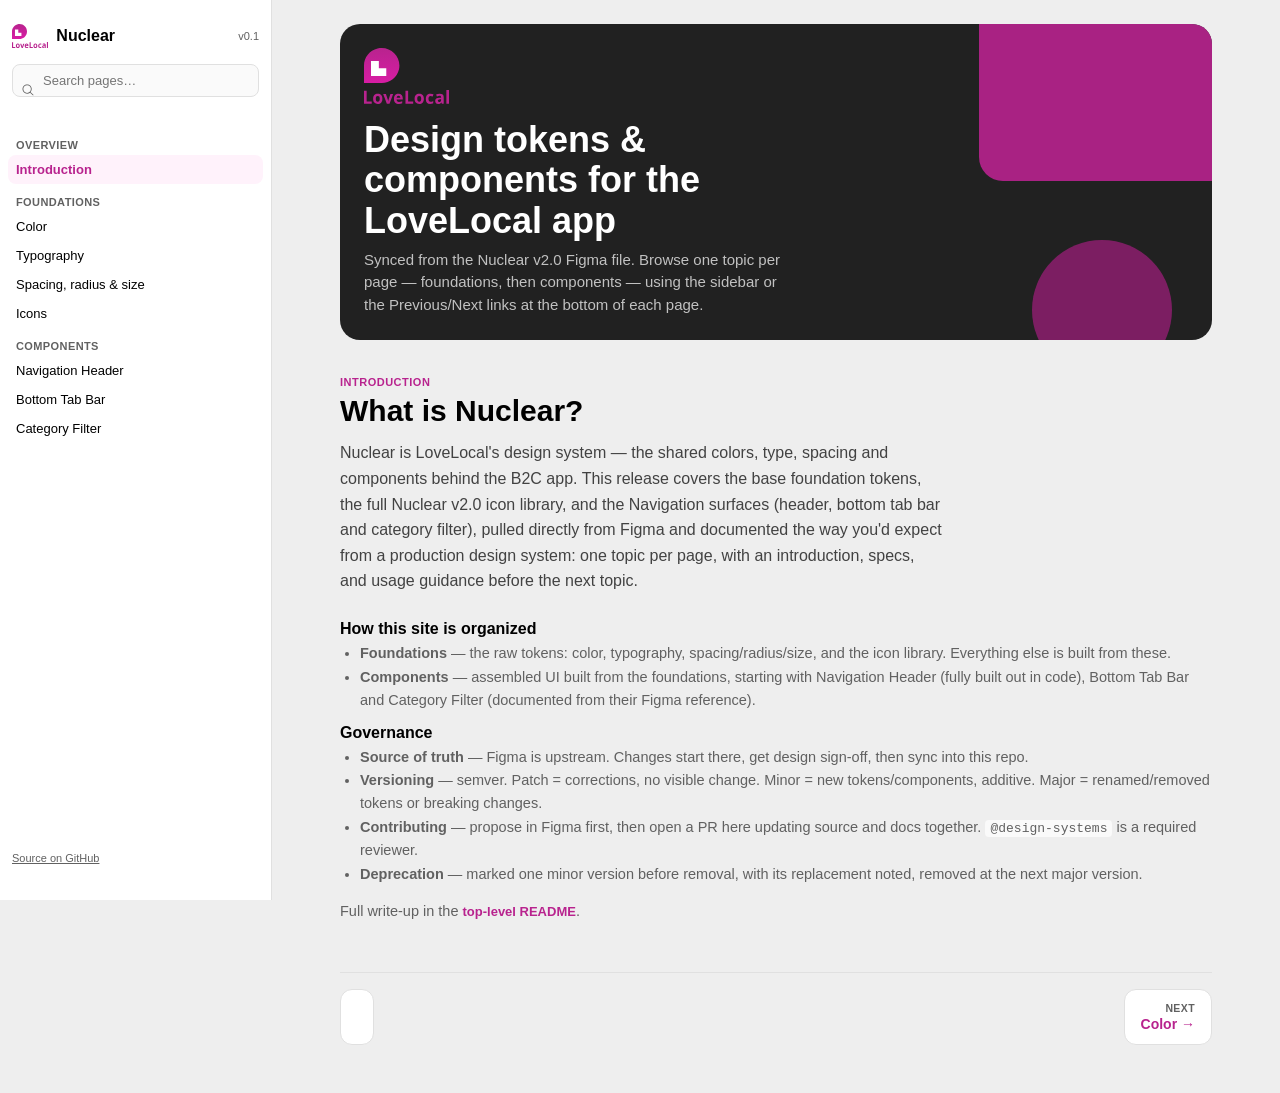
<file: index.html>
<!doctype html>
<html lang="en">
<head>
<meta charset="utf-8" />
<meta name="viewport" content="width=device-width, initial-scale=1" />
<title>Introduction — Nuclear</title>
<link rel="stylesheet" href="tokens.css" />
<link rel="stylesheet" href="assets/site.css" />
</head>
<body>
  <aside class="sidebar" id="sidebar">
    <a class="brand" href="index.html">
      <img src="assets/logo.svg" alt="" />
      <span class="name">Nuclear</span>
      <span class="version">v0.1</span>
    </a>
    <div class="search-box">
      <svg viewBox="0 0 24 24" fill="none"><path fill-rule="evenodd" clip-rule="evenodd" d="M10.4896 4.0004C14.0733 4.00061 16.9779 6.90598 16.9779 10.4897C16.9777 14.0732 14.0731 16.9777 10.4896 16.9779C6.90595 16.9779 4.00058 14.0733 4.00037 10.4897C4.00037 6.90585 6.90582 4.0004 10.4896 4.0004ZM16.528 15.566C17.6826 14.1941 18.3782 12.4231 18.3783 10.4897C18.3783 6.13278 14.8465 2.60022 10.4896 2.60001C6.13262 2.60001 2.59998 6.13265 2.59998 10.4897C2.60019 14.8465 6.13275 18.3783 10.4896 18.3783C12.4231 18.3782 14.194 17.6826 15.566 16.528C15.5945 16.575 15.6291 16.6194 15.6697 16.66L20.2107 21.2C20.4841 21.4733 20.9266 21.4733 21.2 21.2C21.4733 20.9267 21.4733 20.4841 21.2 20.2107L16.6599 15.6697C16.6193 15.6291 16.575 15.5946 16.528 15.566Z" fill="currentColor"/></svg>
      <input id="search" type="search" placeholder="Search pages…" autocomplete="off" />
      <div class="count" id="search-count"></div>
    </div>
    <nav class="toc" id="toc">
      <div class="group" data-group="overview">
      <div class="group-label">Overview</div>
        <a href="index.html" class="active" data-label="introduction">Introduction</a>
      </div>
      <div class="group" data-group="foundations">
      <div class="group-label">Foundations</div>
        <a href="foundations/colors.html" data-label="color">Color</a>
        <a href="foundations/typography.html" data-label="typography">Typography</a>
        <a href="foundations/spacing.html" data-label="spacing, radius & size">Spacing, radius &amp; size</a>
        <a href="foundations/icons.html" data-label="icons">Icons</a>
      </div>
      <div class="group" data-group="components">
      <div class="group-label">Components</div>
        <a href="components/navigation-header.html" data-label="navigation header">Navigation Header</a>
        <a href="components/bottom-tab-bar.html" data-label="bottom tab bar">Bottom Tab Bar</a>
        <a href="components/category-filter.html" data-label="category filter">Category Filter</a>
      </div>
    </nav>
    <footer>
      <a href="https://github.com/phoenixxtreme3/nuclear-design-system">Source on GitHub</a>
    </footer>
  </aside>

  <main>
    <button class="menu-toggle" id="menu-toggle">&#9776; Menu</button>

    <div class="cover">
      <div class="inner">
        <img class="mark" src="assets/logo.svg" alt="LoveLocal" />
        <h1>Design tokens &amp; components for the LoveLocal app</h1>
        <p>Synced from the Nuclear v2.0 Figma file. Browse one topic per page — foundations, then components — using the sidebar or the Previous/Next links at the bottom of each page.</p>
      </div>
    </div>

    <section id="overview">
      <div class="page-header">
        <p class="page-eyebrow">Introduction</p>
        <h1>What is Nuclear?</h1>
        <p class="page-intro">Nuclear is LoveLocal's design system — the shared colors, type, spacing and components behind the B2C app. This release covers the base foundation tokens, the full Nuclear v2.0 icon library, and the Navigation surfaces (header, bottom tab bar and category filter), pulled directly from Figma and documented the way you'd expect from a production design system: one topic per page, with an introduction, specs, and usage guidance before the next topic.</p>
      </div>
      <div class="prose">
        <h3>How this site is organized</h3>
        <ul>
          <li><strong>Foundations</strong> — the raw tokens: color, typography, spacing/radius/size, and the icon library. Everything else is built from these.</li>
          <li><strong>Components</strong> — assembled UI built from the foundations, starting with Navigation Header (fully built out in code), Bottom Tab Bar and Category Filter (documented from their Figma reference).</li>
        </ul>
        <h3>Governance</h3>
        <ul>
          <li><strong>Source of truth</strong> — Figma is upstream. Changes start there, get design sign-off, then sync into this repo.</li>
          <li><strong>Versioning</strong> — semver. Patch = corrections, no visible change. Minor = new tokens/components, additive. Major = renamed/removed tokens or breaking changes.</li>
          <li><strong>Contributing</strong> — propose in Figma first, then open a PR here updating source and docs together. <code>@design-systems</code> is a required reviewer.</li>
          <li><strong>Deprecation</strong> — marked one minor version before removal, with its replacement noted, removed at the next major version.</li>
        </ul>
        <p>Full write-up in the <a class="cta" href="README.md">top-level README</a>.</p>
      </div>
    </section>

    <nav class="pagenav">
<span class="pagenav-link prev" aria-hidden="true"></span>
<a class="pagenav-link next" href="foundations/colors.html"><span class="pagenav-dir">Next</span><span class="pagenav-title">Color &rarr;</span></a>
</nav>
  </main>

  <script src="assets/site.js"></script>
</body>
</html>
</file>
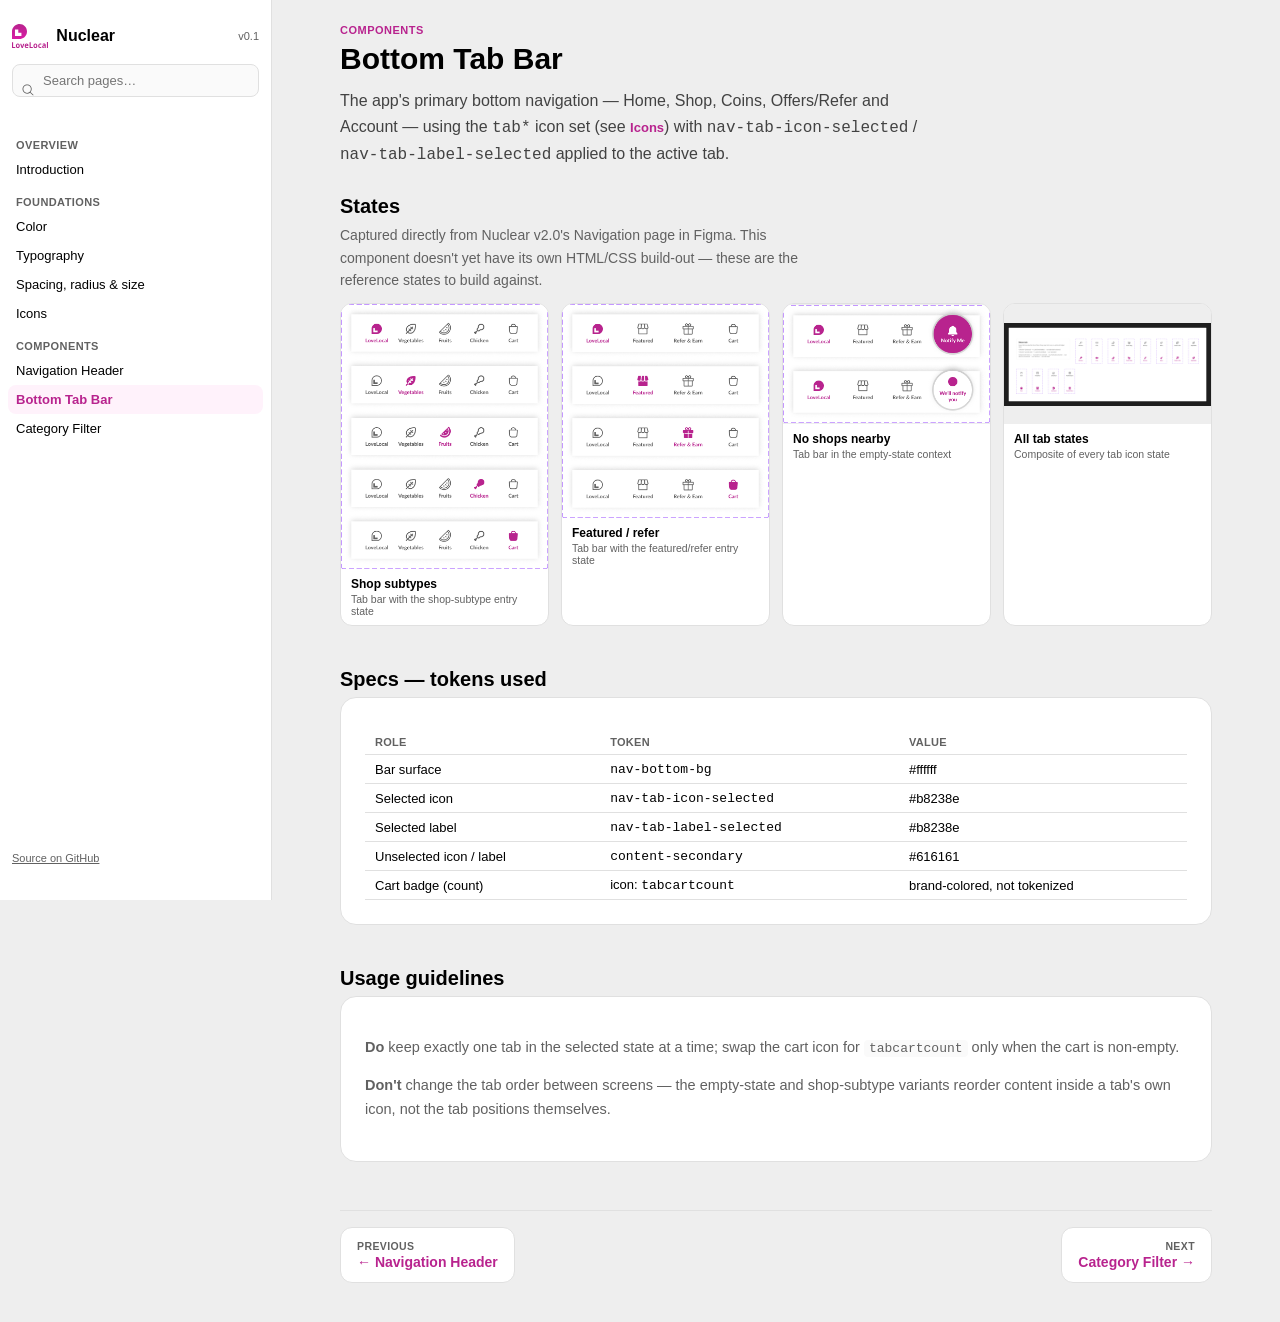
<file: components/bottom-tab-bar.html>
<!doctype html>
<html lang="en">
<head>
<meta charset="utf-8" />
<meta name="viewport" content="width=device-width, initial-scale=1" />
<title>Bottom Tab Bar — Nuclear</title>
<link rel="stylesheet" href="../tokens.css" />
<link rel="stylesheet" href="../assets/site.css" />
</head>
<body>
  <aside class="sidebar" id="sidebar">
    <a class="brand" href="../index.html">
      <img src="../assets/logo.svg" alt="" />
      <span class="name">Nuclear</span>
      <span class="version">v0.1</span>
    </a>
    <div class="search-box">
      <svg viewBox="0 0 24 24" fill="none"><path fill-rule="evenodd" clip-rule="evenodd" d="M10.4896 4.0004C14.0733 4.00061 16.9779 6.90598 16.9779 10.4897C16.9777 14.0732 14.0731 16.9777 10.4896 16.9779C6.90595 16.9779 4.00058 14.0733 4.00037 10.4897C4.00037 6.90585 6.90582 4.0004 10.4896 4.0004ZM16.528 15.566C17.6826 14.1941 18.3782 12.4231 18.3783 10.4897C18.3783 6.13278 14.8465 2.60022 10.4896 2.60001C6.13262 2.60001 2.59998 6.13265 2.59998 10.4897C2.60019 14.8465 6.13275 18.3783 10.4896 18.3783C12.4231 18.3782 14.194 17.6826 15.566 16.528C15.5945 16.575 15.6291 16.6194 15.6697 16.66L20.2107 21.2C20.4841 21.4733 20.9266 21.4733 21.2 21.2C21.4733 20.9267 21.4733 20.4841 21.2 20.2107L16.6599 15.6697C16.6193 15.6291 16.575 15.5946 16.528 15.566Z" fill="currentColor"/></svg>
      <input id="search" type="search" placeholder="Search pages…" autocomplete="off" />
      <div class="count" id="search-count"></div>
    </div>
    <nav class="toc" id="toc">
      <div class="group" data-group="overview">
      <div class="group-label">Overview</div>
        <a href="../index.html" data-label="introduction">Introduction</a>
      </div>
      <div class="group" data-group="foundations">
      <div class="group-label">Foundations</div>
        <a href="../foundations/colors.html" data-label="color">Color</a>
        <a href="../foundations/typography.html" data-label="typography">Typography</a>
        <a href="../foundations/spacing.html" data-label="spacing, radius & size">Spacing, radius &amp; size</a>
        <a href="../foundations/icons.html" data-label="icons">Icons</a>
      </div>
      <div class="group" data-group="components">
      <div class="group-label">Components</div>
        <a href="../components/navigation-header.html" data-label="navigation header">Navigation Header</a>
        <a href="../components/bottom-tab-bar.html" class="active" data-label="bottom tab bar">Bottom Tab Bar</a>
        <a href="../components/category-filter.html" data-label="category filter">Category Filter</a>
      </div>
    </nav>
    <footer>
      <a href="https://github.com/phoenixxtreme3/nuclear-design-system">Source on GitHub</a>
    </footer>
  </aside>

  <main>
    <button class="menu-toggle" id="menu-toggle">&#9776; Menu</button>

    <div class="page-header">
      <p class="page-eyebrow">Components</p>
      <h1>Bottom Tab Bar</h1>
      <p class="page-intro">The app's primary bottom navigation — Home, Shop, Coins, Offers/Refer and Account — using the <code>tab*</code> icon set (see <a class="cta" href="../foundations/icons.html">Icons</a>) with <code>nav-tab-icon-selected</code> / <code>nav-tab-label-selected</code> applied to the active tab.</p>
    </div>

    <section id="states">
      <h2>States</h2>
      <p class="section-desc">Captured directly from Nuclear v2.0's Navigation page in Figma. This component doesn't yet have its own HTML/CSS build-out — these are the reference states to build against.</p>
      <div class="state-gallery">
<div class="state-item"><div class="shot"><img src="../assets/components/bottom-shop-subtypes.png" alt="Shop subtypes" loading="lazy" /></div><div class="meta"><div class="name">Shop subtypes</div><div class="desc">Tab bar with the shop-subtype entry state</div></div></div>
<div class="state-item"><div class="shot"><img src="../assets/components/bottom-featured-refer.png" alt="Featured / refer" loading="lazy" /></div><div class="meta"><div class="name">Featured / refer</div><div class="desc">Tab bar with the featured/refer entry state</div></div></div>
<div class="state-item"><div class="shot"><img src="../assets/components/bottom-no-shops-nearby.png" alt="No shops nearby" loading="lazy" /></div><div class="meta"><div class="name">No shops nearby</div><div class="desc">Tab bar in the empty-state context</div></div></div>
<div class="state-item"><div class="shot"><img src="../assets/components/bottom-tabs-all.png" alt="All tab states" loading="lazy" /></div><div class="meta"><div class="name">All tab states</div><div class="desc">Composite of every tab icon state</div></div></div>
      </div>
    </section>

    <section id="specs">
      <h2>Specs — tokens used</h2>
      <div class="card">
        <table class="spec-table">
          <tr><th>Role</th><th>Token</th><th>Value</th></tr>
          <tr><td>Bar surface</td><td><code>nav-bottom-bg</code></td><td>#ffffff</td></tr>
          <tr><td>Selected icon</td><td><code>nav-tab-icon-selected</code></td><td>#b8238e</td></tr>
          <tr><td>Selected label</td><td><code>nav-tab-label-selected</code></td><td>#b8238e</td></tr>
          <tr><td>Unselected icon / label</td><td><code>content-secondary</code></td><td>#616161</td></tr>
          <tr><td>Cart badge (count)</td><td>icon: <code>tabcartcount</code></td><td>brand-colored, not tokenized</td></tr>
        </table>
      </div>
    </section>

    <section id="usage-guidelines">
      <h2>Usage guidelines</h2>
      <div class="card">
        <div class="prose">
          <p><strong>Do</strong> keep exactly one tab in the selected state at a time; swap the cart icon for <code>tabcartcount</code> only when the cart is non-empty.</p>
          <p><strong>Don't</strong> change the tab order between screens — the empty-state and shop-subtype variants reorder content inside a tab's own icon, not the tab positions themselves.</p>
        </div>
      </div>
    </section>

    <nav class="pagenav">
<a class="pagenav-link prev" href="../components/navigation-header.html"><span class="pagenav-dir">Previous</span><span class="pagenav-title">&larr; Navigation Header</span></a>
<a class="pagenav-link next" href="../components/category-filter.html"><span class="pagenav-dir">Next</span><span class="pagenav-title">Category Filter &rarr;</span></a>
</nav>
  </main>

  <script src="../assets/site.js"></script>
</body>
</html>
</file>
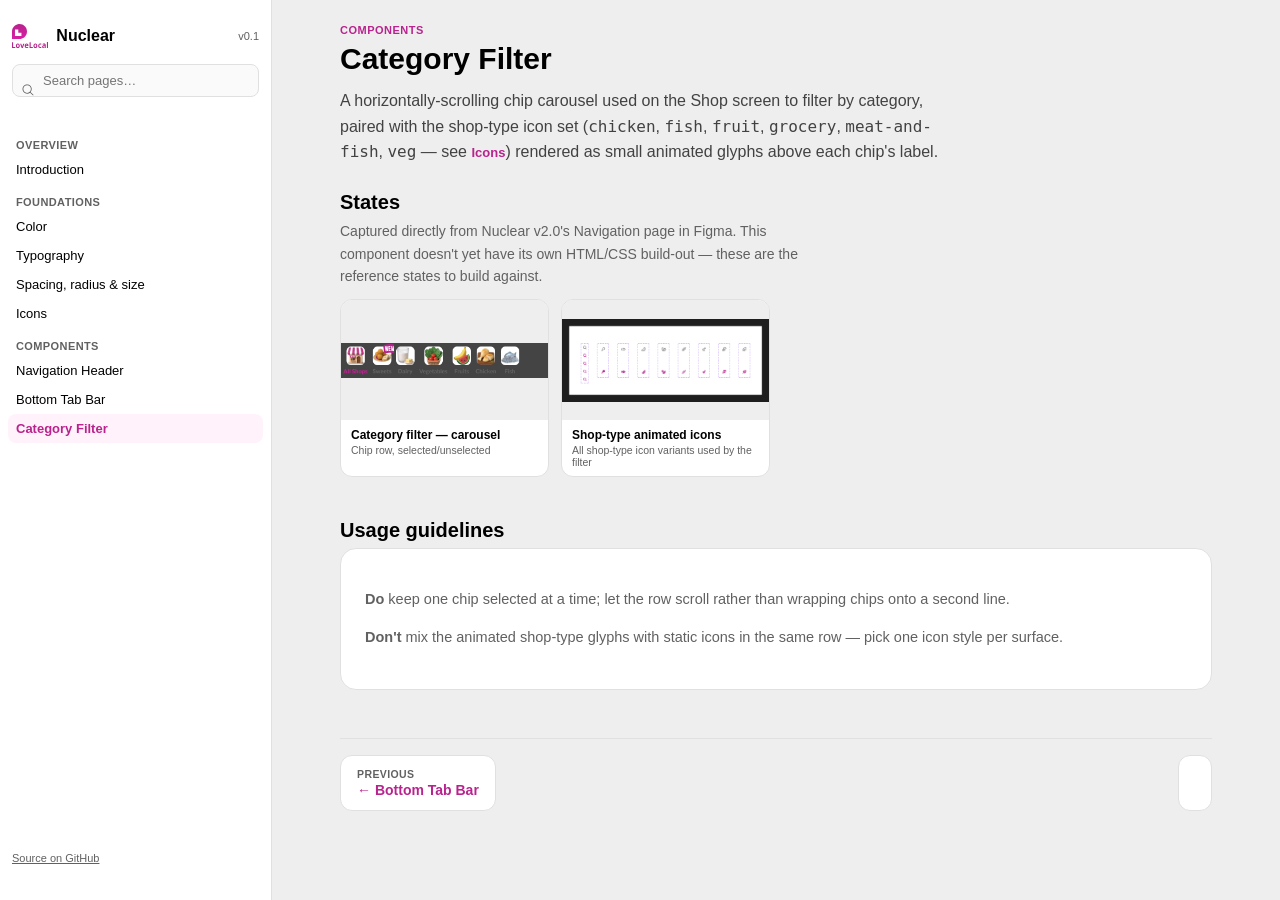
<file: components/category-filter.html>
<!doctype html>
<html lang="en">
<head>
<meta charset="utf-8" />
<meta name="viewport" content="width=device-width, initial-scale=1" />
<title>Category Filter — Nuclear</title>
<link rel="stylesheet" href="../tokens.css" />
<link rel="stylesheet" href="../assets/site.css" />
</head>
<body>
  <aside class="sidebar" id="sidebar">
    <a class="brand" href="../index.html">
      <img src="../assets/logo.svg" alt="" />
      <span class="name">Nuclear</span>
      <span class="version">v0.1</span>
    </a>
    <div class="search-box">
      <svg viewBox="0 0 24 24" fill="none"><path fill-rule="evenodd" clip-rule="evenodd" d="M10.4896 4.0004C14.0733 4.00061 16.9779 6.90598 16.9779 10.4897C16.9777 14.0732 14.0731 16.9777 10.4896 16.9779C6.90595 16.9779 4.00058 14.0733 4.00037 10.4897C4.00037 6.90585 6.90582 4.0004 10.4896 4.0004ZM16.528 15.566C17.6826 14.1941 18.3782 12.4231 18.3783 10.4897C18.3783 6.13278 14.8465 2.60022 10.4896 2.60001C6.13262 2.60001 2.59998 6.13265 2.59998 10.4897C2.60019 14.8465 6.13275 18.3783 10.4896 18.3783C12.4231 18.3782 14.194 17.6826 15.566 16.528C15.5945 16.575 15.6291 16.6194 15.6697 16.66L20.2107 21.2C20.4841 21.4733 20.9266 21.4733 21.2 21.2C21.4733 20.9267 21.4733 20.4841 21.2 20.2107L16.6599 15.6697C16.6193 15.6291 16.575 15.5946 16.528 15.566Z" fill="currentColor"/></svg>
      <input id="search" type="search" placeholder="Search pages…" autocomplete="off" />
      <div class="count" id="search-count"></div>
    </div>
    <nav class="toc" id="toc">
      <div class="group" data-group="overview">
      <div class="group-label">Overview</div>
        <a href="../index.html" data-label="introduction">Introduction</a>
      </div>
      <div class="group" data-group="foundations">
      <div class="group-label">Foundations</div>
        <a href="../foundations/colors.html" data-label="color">Color</a>
        <a href="../foundations/typography.html" data-label="typography">Typography</a>
        <a href="../foundations/spacing.html" data-label="spacing, radius & size">Spacing, radius &amp; size</a>
        <a href="../foundations/icons.html" data-label="icons">Icons</a>
      </div>
      <div class="group" data-group="components">
      <div class="group-label">Components</div>
        <a href="../components/navigation-header.html" data-label="navigation header">Navigation Header</a>
        <a href="../components/bottom-tab-bar.html" data-label="bottom tab bar">Bottom Tab Bar</a>
        <a href="../components/category-filter.html" class="active" data-label="category filter">Category Filter</a>
      </div>
    </nav>
    <footer>
      <a href="https://github.com/phoenixxtreme3/nuclear-design-system">Source on GitHub</a>
    </footer>
  </aside>

  <main>
    <button class="menu-toggle" id="menu-toggle">&#9776; Menu</button>

    <div class="page-header">
      <p class="page-eyebrow">Components</p>
      <h1>Category Filter</h1>
      <p class="page-intro">A horizontally-scrolling chip carousel used on the Shop screen to filter by category, paired with the shop-type icon set (<code>chicken</code>, <code>fish</code>, <code>fruit</code>, <code>grocery</code>, <code>meat-and-fish</code>, <code>veg</code> — see <a class="cta" href="../foundations/icons.html">Icons</a>) rendered as small animated glyphs above each chip's label.</p>
    </div>

    <section id="states">
      <h2>States</h2>
      <p class="section-desc">Captured directly from Nuclear v2.0's Navigation page in Figma. This component doesn't yet have its own HTML/CSS build-out — these are the reference states to build against.</p>
      <div class="state-gallery">
<div class="state-item"><div class="shot"><img src="../assets/components/category-filter.png" alt="Category filter — carousel" loading="lazy" /></div><div class="meta"><div class="name">Category filter — carousel</div><div class="desc">Chip row, selected/unselected</div></div></div>
<div class="state-item"><div class="shot"><img src="../assets/components/shop-type-animated-icons.png" alt="Shop-type animated icons" loading="lazy" /></div><div class="meta"><div class="name">Shop-type animated icons</div><div class="desc">All shop-type icon variants used by the filter</div></div></div>
      </div>
    </section>

    <section id="usage-guidelines">
      <h2>Usage guidelines</h2>
      <div class="card">
        <div class="prose">
          <p><strong>Do</strong> keep one chip selected at a time; let the row scroll rather than wrapping chips onto a second line.</p>
          <p><strong>Don't</strong> mix the animated shop-type glyphs with static icons in the same row — pick one icon style per surface.</p>
        </div>
      </div>
    </section>

    <nav class="pagenav">
<a class="pagenav-link prev" href="../components/bottom-tab-bar.html"><span class="pagenav-dir">Previous</span><span class="pagenav-title">&larr; Bottom Tab Bar</span></a>
<span class="pagenav-link next" aria-hidden="true"></span>
</nav>
  </main>

  <script src="../assets/site.js"></script>
</body>
</html>
</file>
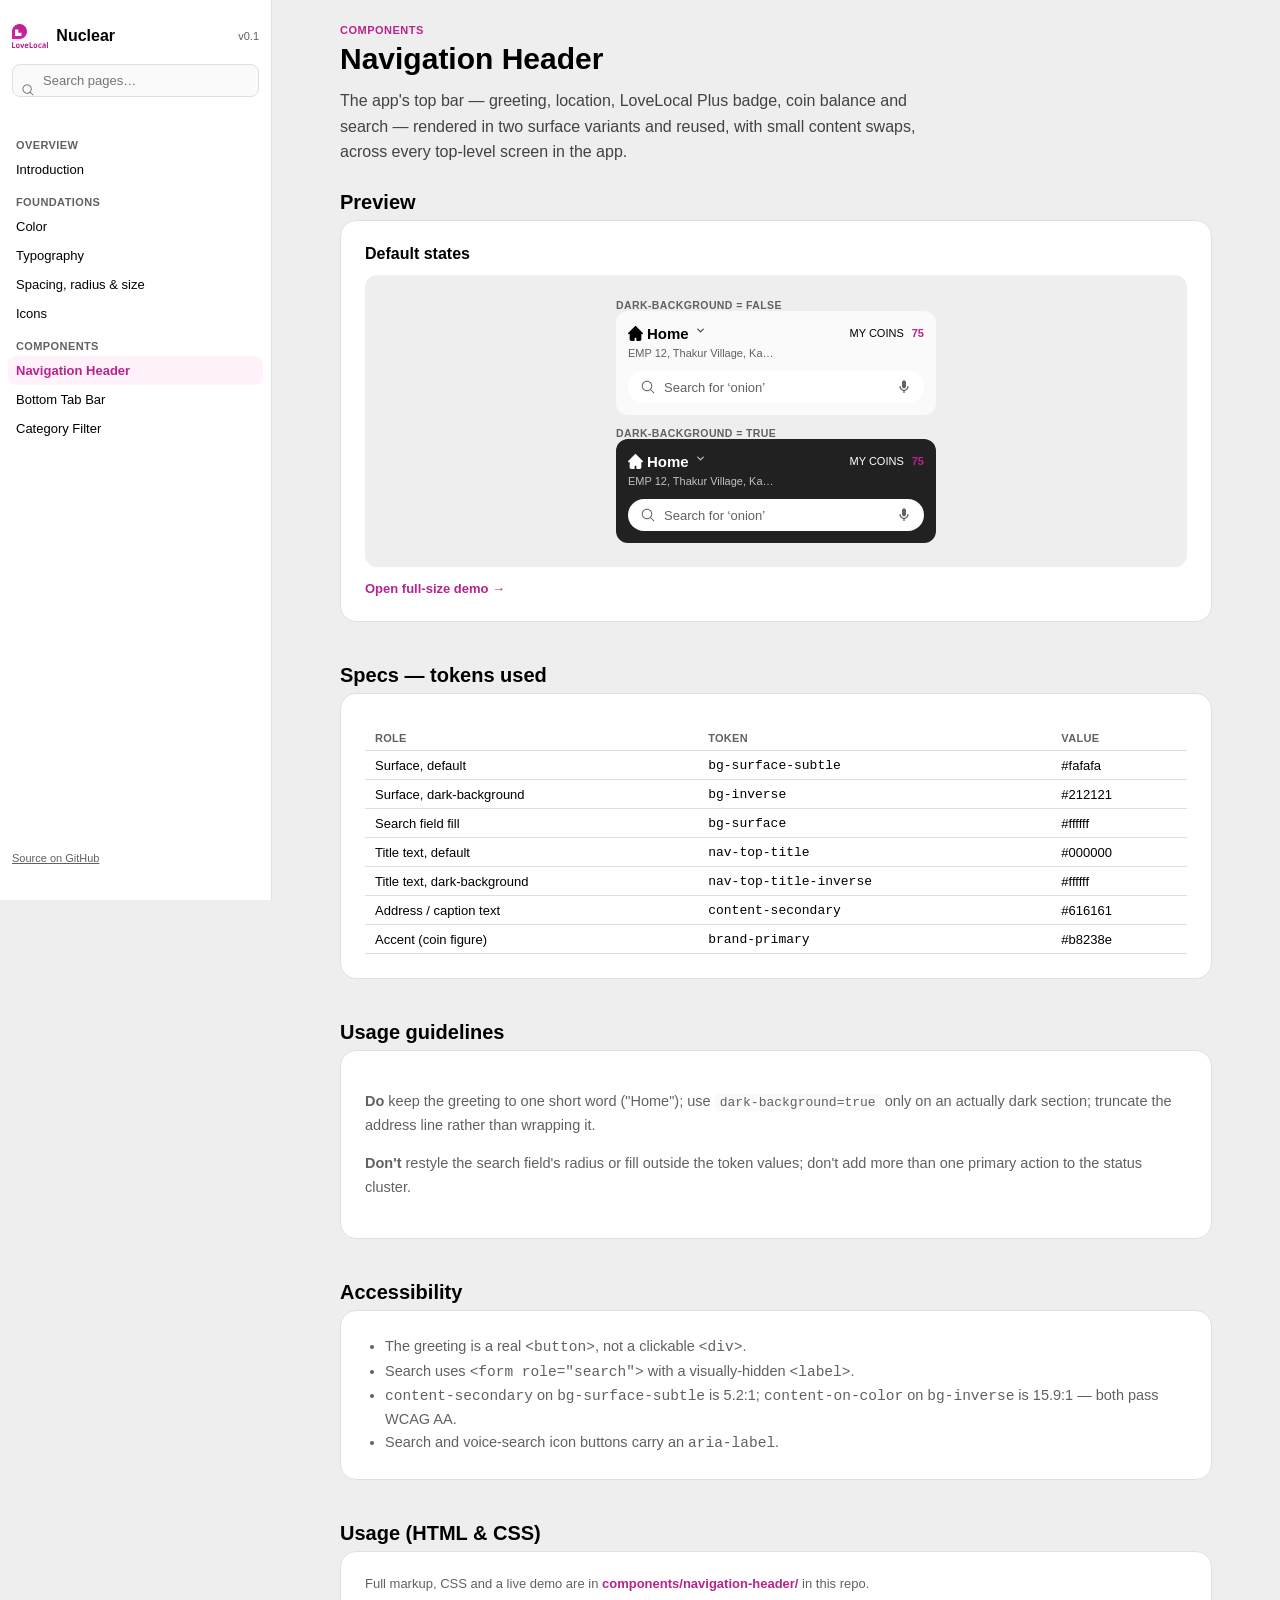
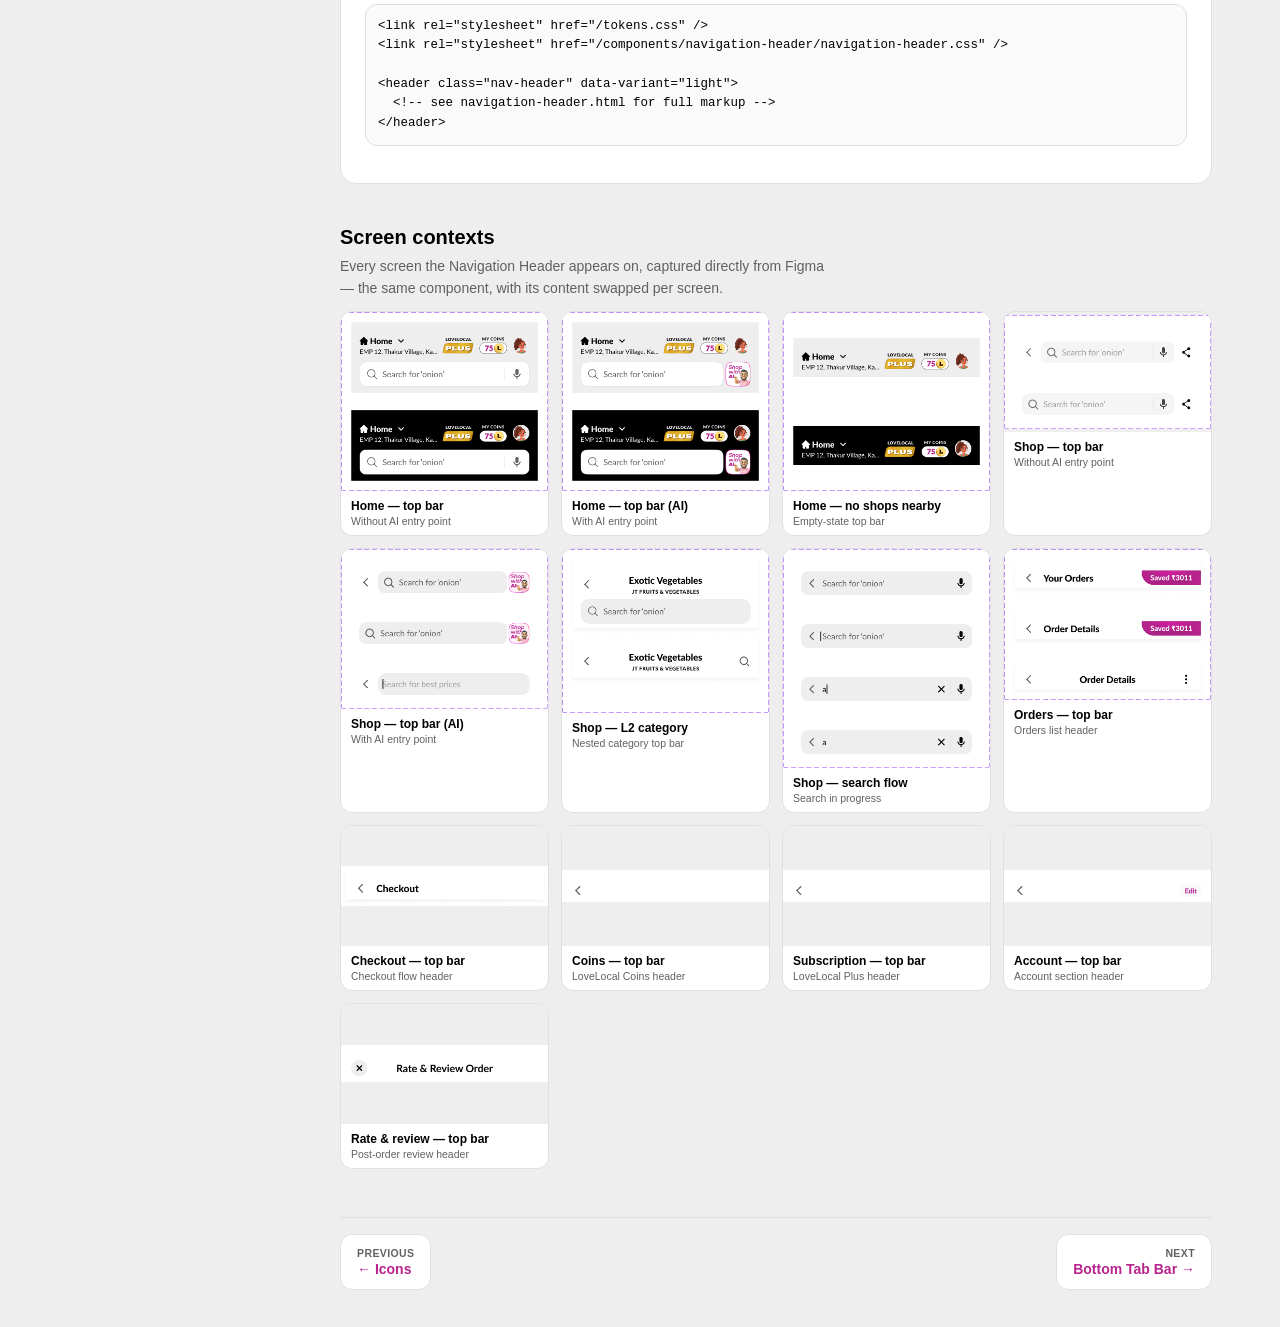
<file: components/navigation-header.html>
<!doctype html>
<html lang="en">
<head>
<meta charset="utf-8" />
<meta name="viewport" content="width=device-width, initial-scale=1" />
<title>Navigation Header — Nuclear</title>
<link rel="stylesheet" href="../tokens.css" />
<link rel="stylesheet" href="../assets/site.css" />
</head>
<body>
  <aside class="sidebar" id="sidebar">
    <a class="brand" href="../index.html">
      <img src="../assets/logo.svg" alt="" />
      <span class="name">Nuclear</span>
      <span class="version">v0.1</span>
    </a>
    <div class="search-box">
      <svg viewBox="0 0 24 24" fill="none"><path fill-rule="evenodd" clip-rule="evenodd" d="M10.4896 4.0004C14.0733 4.00061 16.9779 6.90598 16.9779 10.4897C16.9777 14.0732 14.0731 16.9777 10.4896 16.9779C6.90595 16.9779 4.00058 14.0733 4.00037 10.4897C4.00037 6.90585 6.90582 4.0004 10.4896 4.0004ZM16.528 15.566C17.6826 14.1941 18.3782 12.4231 18.3783 10.4897C18.3783 6.13278 14.8465 2.60022 10.4896 2.60001C6.13262 2.60001 2.59998 6.13265 2.59998 10.4897C2.60019 14.8465 6.13275 18.3783 10.4896 18.3783C12.4231 18.3782 14.194 17.6826 15.566 16.528C15.5945 16.575 15.6291 16.6194 15.6697 16.66L20.2107 21.2C20.4841 21.4733 20.9266 21.4733 21.2 21.2C21.4733 20.9267 21.4733 20.4841 21.2 20.2107L16.6599 15.6697C16.6193 15.6291 16.575 15.5946 16.528 15.566Z" fill="currentColor"/></svg>
      <input id="search" type="search" placeholder="Search pages…" autocomplete="off" />
      <div class="count" id="search-count"></div>
    </div>
    <nav class="toc" id="toc">
      <div class="group" data-group="overview">
      <div class="group-label">Overview</div>
        <a href="../index.html" data-label="introduction">Introduction</a>
      </div>
      <div class="group" data-group="foundations">
      <div class="group-label">Foundations</div>
        <a href="../foundations/colors.html" data-label="color">Color</a>
        <a href="../foundations/typography.html" data-label="typography">Typography</a>
        <a href="../foundations/spacing.html" data-label="spacing, radius & size">Spacing, radius &amp; size</a>
        <a href="../foundations/icons.html" data-label="icons">Icons</a>
      </div>
      <div class="group" data-group="components">
      <div class="group-label">Components</div>
        <a href="../components/navigation-header.html" class="active" data-label="navigation header">Navigation Header</a>
        <a href="../components/bottom-tab-bar.html" data-label="bottom tab bar">Bottom Tab Bar</a>
        <a href="../components/category-filter.html" data-label="category filter">Category Filter</a>
      </div>
    </nav>
    <footer>
      <a href="https://github.com/phoenixxtreme3/nuclear-design-system">Source on GitHub</a>
    </footer>
  </aside>

  <main>
    <button class="menu-toggle" id="menu-toggle">&#9776; Menu</button>

    <div class="page-header">
      <p class="page-eyebrow">Components</p>
      <h1>Navigation Header</h1>
      <p class="page-intro">The app's top bar — greeting, location, LoveLocal Plus badge, coin balance and search — rendered in two surface variants and reused, with small content swaps, across every top-level screen in the app.</p>
    </div>

    <section id="preview">
      <h2>Preview</h2>
      <div class="card">
        <h3>Default states</h3>
        <div class="preview-frame">
          <div>
            <div class="variant-label">dark-background = false</div>
            <div class="mini-header" data-variant="light" id="mh-light"></div>
          </div>
          <div>
            <div class="variant-label">dark-background = true</div>
            <div class="mini-header" data-variant="dark" id="mh-dark"></div>
          </div>
        </div>
        <a class="cta" href="navigation-header/navigation-header.html">Open full-size demo &rarr;</a>
      </div>
    </section>

    <section id="specs">
      <h2>Specs — tokens used</h2>
      <div class="card">
        <table class="spec-table">
          <tr><th>Role</th><th>Token</th><th>Value</th></tr>
          <tr><td>Surface, default</td><td><code>bg-surface-subtle</code></td><td>#fafafa</td></tr>
          <tr><td>Surface, dark-background</td><td><code>bg-inverse</code></td><td>#212121</td></tr>
          <tr><td>Search field fill</td><td><code>bg-surface</code></td><td>#ffffff</td></tr>
          <tr><td>Title text, default</td><td><code>nav-top-title</code></td><td>#000000</td></tr>
          <tr><td>Title text, dark-background</td><td><code>nav-top-title-inverse</code></td><td>#ffffff</td></tr>
          <tr><td>Address / caption text</td><td><code>content-secondary</code></td><td>#616161</td></tr>
          <tr><td>Accent (coin figure)</td><td><code>brand-primary</code></td><td>#b8238e</td></tr>
        </table>
      </div>
    </section>

    <section id="usage-guidelines">
      <h2>Usage guidelines</h2>
      <div class="card">
        <div class="prose">
          <p><strong>Do</strong> keep the greeting to one short word ("Home"); use <code>dark-background=true</code> only on an actually dark section; truncate the address line rather than wrapping it.</p>
          <p><strong>Don't</strong> restyle the search field's radius or fill outside the token values; don't add more than one primary action to the status cluster.</p>
        </div>
      </div>
    </section>

    <section id="accessibility">
      <h2>Accessibility</h2>
      <div class="card">
        <ul style="margin:0; padding-left:20px; color:var(--content-secondary); font-size:14.5px; line-height:1.6;">
          <li>The greeting is a real <code>&lt;button&gt;</code>, not a clickable <code>&lt;div&gt;</code>.</li>
          <li>Search uses <code>&lt;form role="search"&gt;</code> with a visually-hidden <code>&lt;label&gt;</code>.</li>
          <li><code>content-secondary</code> on <code>bg-surface-subtle</code> is 5.2:1; <code>content-on-color</code> on <code>bg-inverse</code> is 15.9:1 — both pass WCAG AA.</li>
          <li>Search and voice-search icon buttons carry an <code>aria-label</code>.</li>
        </ul>
      </div>
    </section>

    <section id="code">
      <h2>Usage (HTML &amp; CSS)</h2>
      <div class="card">
        <p style="font-size:13px; color:var(--content-secondary); margin:0 0 8px;">Full markup, CSS and a live demo are in <a class="cta" href="navigation-header/">components/navigation-header/</a> in this repo.</p>
        <pre class="code-block"><code>&lt;link rel="stylesheet" href="/tokens.css" /&gt;
&lt;link rel="stylesheet" href="/components/navigation-header/navigation-header.css" /&gt;

&lt;header class="nav-header" data-variant="light"&gt;
  &lt;!-- see navigation-header.html for full markup --&gt;
&lt;/header&gt;</code></pre>
      </div>
    </section>

    <section id="screen-contexts">
      <h2>Screen contexts</h2>
      <p class="section-desc">Every screen the Navigation Header appears on, captured directly from Figma — the same component, with its content swapped per screen.</p>
      <div class="state-gallery">
<div class="state-item"><div class="shot"><img src="../assets/components/top-home-without-ai.png" alt="Home — top bar" loading="lazy" /></div><div class="meta"><div class="name">Home — top bar</div><div class="desc">Without AI entry point</div></div></div>
<div class="state-item"><div class="shot"><img src="../assets/components/top-home-with-ai.png" alt="Home — top bar (AI)" loading="lazy" /></div><div class="meta"><div class="name">Home — top bar (AI)</div><div class="desc">With AI entry point</div></div></div>
<div class="state-item"><div class="shot"><img src="../assets/components/top-home-no-shops-nearby.png" alt="Home — no shops nearby" loading="lazy" /></div><div class="meta"><div class="name">Home — no shops nearby</div><div class="desc">Empty-state top bar</div></div></div>
<div class="state-item"><div class="shot"><img src="../assets/components/top-shop-without-ai.png" alt="Shop — top bar" loading="lazy" /></div><div class="meta"><div class="name">Shop — top bar</div><div class="desc">Without AI entry point</div></div></div>
<div class="state-item"><div class="shot"><img src="../assets/components/top-shop-with-ai.png" alt="Shop — top bar (AI)" loading="lazy" /></div><div class="meta"><div class="name">Shop — top bar (AI)</div><div class="desc">With AI entry point</div></div></div>
<div class="state-item"><div class="shot"><img src="../assets/components/top-shop-l2.png" alt="Shop — L2 category" loading="lazy" /></div><div class="meta"><div class="name">Shop — L2 category</div><div class="desc">Nested category top bar</div></div></div>
<div class="state-item"><div class="shot"><img src="../assets/components/top-shop-search-flow.png" alt="Shop — search flow" loading="lazy" /></div><div class="meta"><div class="name">Shop — search flow</div><div class="desc">Search in progress</div></div></div>
<div class="state-item"><div class="shot"><img src="../assets/components/top-orders.png" alt="Orders — top bar" loading="lazy" /></div><div class="meta"><div class="name">Orders — top bar</div><div class="desc">Orders list header</div></div></div>
<div class="state-item"><div class="shot"><img src="../assets/components/top-checkout.png" alt="Checkout — top bar" loading="lazy" /></div><div class="meta"><div class="name">Checkout — top bar</div><div class="desc">Checkout flow header</div></div></div>
<div class="state-item"><div class="shot"><img src="../assets/components/top-coins.png" alt="Coins — top bar" loading="lazy" /></div><div class="meta"><div class="name">Coins — top bar</div><div class="desc">LoveLocal Coins header</div></div></div>
<div class="state-item"><div class="shot"><img src="../assets/components/top-subscription.png" alt="Subscription — top bar" loading="lazy" /></div><div class="meta"><div class="name">Subscription — top bar</div><div class="desc">LoveLocal Plus header</div></div></div>
<div class="state-item"><div class="shot"><img src="../assets/components/top-account.png" alt="Account — top bar" loading="lazy" /></div><div class="meta"><div class="name">Account — top bar</div><div class="desc">Account section header</div></div></div>
<div class="state-item"><div class="shot"><img src="../assets/components/top-rate-review.png" alt="Rate & review — top bar" loading="lazy" /></div><div class="meta"><div class="name">Rate & review — top bar</div><div class="desc">Post-order review header</div></div></div>
      </div>
    </section>

    <script>
      document.getElementById("mh-light").innerHTML = "<div class=\"row\"><span class=\"greeting\"><svg viewBox=\"0 0 16 16\" fill=\"none\"><g clip-path=\"url(#h)\"><path fill-rule=\"evenodd\" clip-rule=\"evenodd\" d=\"M7.3707 0.260258C7.53762 0.0936147 7.76398 0 8 0C8.23602 0 8.46239 0.0936147 8.6293 0.260258L13.9699 5.59365L15.7501 7.37145C15.9123 7.5391 16.002 7.76364 16 7.99671C15.9979 8.22977 15.9043 8.45272 15.7393 8.61753C15.5743 8.78234 15.351 8.87582 15.1176 8.87785C14.8842 8.87987 14.6594 8.79028 14.4915 8.62836L14.2307 8.36791V14.2222C14.2307 14.6937 14.0432 15.1459 13.7093 15.4793C13.3755 15.8127 12.9227 16 12.4505 16H9.78021C9.54414 16 9.31774 15.9063 9.15081 15.7396C8.98388 15.5729 8.89011 15.3469 8.89011 15.1111V12.4444H7.1099V15.1111C7.1099 15.3469 7.01612 15.5729 6.84919 15.7396C6.68226 15.9063 6.45586 16 6.21979 16H3.54948C3.07734 16 2.62454 15.8127 2.29068 15.4793C1.95683 15.1459 1.76927 14.6937 1.76927 14.2222V8.36791L1.50847 8.62836C1.34059 8.79028 1.11575 8.87987 0.88237 8.87785C0.648987 8.87582 0.425738 8.78234 0.260706 8.61753C0.095673 8.45272 0.00206168 8.22977 3.36483e-05 7.99671C-0.00199438 7.76364 0.0877231 7.5391 0.249863 7.37145L2.03007 5.59365L7.3707 0.260258Z\" fill=\"currentColor\"/></g><defs><clipPath id=\"h\"><rect width=\"16\" height=\"16\" fill=\"white\"/></clipPath></defs></svg> Home <span class=\"chevron\"><svg viewBox=\"0 0 24 24\" fill=\"none\"><path fill-rule=\"evenodd\" clip-rule=\"evenodd\" d=\"M17.2071 9.04289C16.8166 8.65237 16.1834 8.65237 15.7929 9.04289L12 12.8358L8.20711 9.04289C7.81658 8.65237 7.18342 8.65237 6.79289 9.04289C6.40237 9.43342 6.40237 10.0666 6.79289 10.4571L11.2929 14.9571C11.6834 15.3476 12.3166 15.3476 12.7071 14.9571L17.2071 10.4571C17.5976 10.0666 17.5976 9.43342 17.2071 9.04289Z\" fill=\"currentColor\"/></svg></span></span><span class=\"status\"><span>MY COINS</span><span class=\"coins\">75</span></span></div><div class=\"address\">EMP 12, Thakur Village, Ka\u2026</div><div class=\"search\"><svg viewBox=\"0 0 24 24\" fill=\"none\"><path fill-rule=\"evenodd\" clip-rule=\"evenodd\" d=\"M10.4896 4.0004C14.0733 4.00061 16.9779 6.90598 16.9779 10.4897C16.9777 14.0732 14.0731 16.9777 10.4896 16.9779C6.90595 16.9779 4.00058 14.0733 4.00037 10.4897C4.00037 6.90585 6.90582 4.0004 10.4896 4.0004ZM16.528 15.566C17.6826 14.1941 18.3782 12.4231 18.3783 10.4897C18.3783 6.13278 14.8465 2.60022 10.4896 2.60001C6.13262 2.60001 2.59998 6.13265 2.59998 10.4897C2.60019 14.8465 6.13275 18.3783 10.4896 18.3783C12.4231 18.3782 14.194 17.6826 15.566 16.528C15.5945 16.575 15.6291 16.6194 15.6697 16.66L20.2107 21.2C20.4841 21.4733 20.9266 21.4733 21.2 21.2C21.4733 20.9267 21.4733 20.4841 21.2 20.2107L16.6599 15.6697C16.6193 15.6291 16.575 15.5946 16.528 15.566Z\" fill=\"currentColor\"/></svg><span class=\"ph\">Search for \u2018onion\u2019</span><svg viewBox=\"0 0 24 24\" fill=\"none\"><path d=\"M12 2C12.7956 2 13.5587 2.31607 14.1213 2.87868C14.6839 3.44129 15 4.20435 15 5V11C15 11.7956 14.6839 12.5587 14.1213 13.1213C13.5587 13.6839 12.7956 14 12 14C11.2044 14 10.4413 13.6839 9.87868 13.1213C9.31607 12.5587 9 11.7956 9 11V5C9 4.20435 9.31607 3.44129 9.87868 2.87868C10.4413 2.31607 11.2044 2 12 2ZM19 11C19 14.53 16.39 17.44 13 17.93V21H11V17.93C7.61 17.44 5 14.53 5 11H7C7 12.3261 7.52678 13.5979 8.46447 14.5355C9.40215 15.4732 10.6739 16 12 16C13.3261 16 14.5979 15.4732 15.5355 14.5355C16.4732 13.5979 17 12.3261 17 11H19Z\" fill=\"currentColor\"/></svg></div>";
      document.getElementById("mh-dark").innerHTML = "<div class=\"row\"><span class=\"greeting\"><svg viewBox=\"0 0 16 16\" fill=\"none\"><g clip-path=\"url(#h)\"><path fill-rule=\"evenodd\" clip-rule=\"evenodd\" d=\"M7.3707 0.260258C7.53762 0.0936147 7.76398 0 8 0C8.23602 0 8.46239 0.0936147 8.6293 0.260258L13.9699 5.59365L15.7501 7.37145C15.9123 7.5391 16.002 7.76364 16 7.99671C15.9979 8.22977 15.9043 8.45272 15.7393 8.61753C15.5743 8.78234 15.351 8.87582 15.1176 8.87785C14.8842 8.87987 14.6594 8.79028 14.4915 8.62836L14.2307 8.36791V14.2222C14.2307 14.6937 14.0432 15.1459 13.7093 15.4793C13.3755 15.8127 12.9227 16 12.4505 16H9.78021C9.54414 16 9.31774 15.9063 9.15081 15.7396C8.98388 15.5729 8.89011 15.3469 8.89011 15.1111V12.4444H7.1099V15.1111C7.1099 15.3469 7.01612 15.5729 6.84919 15.7396C6.68226 15.9063 6.45586 16 6.21979 16H3.54948C3.07734 16 2.62454 15.8127 2.29068 15.4793C1.95683 15.1459 1.76927 14.6937 1.76927 14.2222V8.36791L1.50847 8.62836C1.34059 8.79028 1.11575 8.87987 0.88237 8.87785C0.648987 8.87582 0.425738 8.78234 0.260706 8.61753C0.095673 8.45272 0.00206168 8.22977 3.36483e-05 7.99671C-0.00199438 7.76364 0.0877231 7.5391 0.249863 7.37145L2.03007 5.59365L7.3707 0.260258Z\" fill=\"currentColor\"/></g><defs><clipPath id=\"h\"><rect width=\"16\" height=\"16\" fill=\"white\"/></clipPath></defs></svg> Home <span class=\"chevron\"><svg viewBox=\"0 0 24 24\" fill=\"none\"><path fill-rule=\"evenodd\" clip-rule=\"evenodd\" d=\"M17.2071 9.04289C16.8166 8.65237 16.1834 8.65237 15.7929 9.04289L12 12.8358L8.20711 9.04289C7.81658 8.65237 7.18342 8.65237 6.79289 9.04289C6.40237 9.43342 6.40237 10.0666 6.79289 10.4571L11.2929 14.9571C11.6834 15.3476 12.3166 15.3476 12.7071 14.9571L17.2071 10.4571C17.5976 10.0666 17.5976 9.43342 17.2071 9.04289Z\" fill=\"currentColor\"/></svg></span></span><span class=\"status\"><span>MY COINS</span><span class=\"coins\">75</span></span></div><div class=\"address\">EMP 12, Thakur Village, Ka\u2026</div><div class=\"search\"><svg viewBox=\"0 0 24 24\" fill=\"none\"><path fill-rule=\"evenodd\" clip-rule=\"evenodd\" d=\"M10.4896 4.0004C14.0733 4.00061 16.9779 6.90598 16.9779 10.4897C16.9777 14.0732 14.0731 16.9777 10.4896 16.9779C6.90595 16.9779 4.00058 14.0733 4.00037 10.4897C4.00037 6.90585 6.90582 4.0004 10.4896 4.0004ZM16.528 15.566C17.6826 14.1941 18.3782 12.4231 18.3783 10.4897C18.3783 6.13278 14.8465 2.60022 10.4896 2.60001C6.13262 2.60001 2.59998 6.13265 2.59998 10.4897C2.60019 14.8465 6.13275 18.3783 10.4896 18.3783C12.4231 18.3782 14.194 17.6826 15.566 16.528C15.5945 16.575 15.6291 16.6194 15.6697 16.66L20.2107 21.2C20.4841 21.4733 20.9266 21.4733 21.2 21.2C21.4733 20.9267 21.4733 20.4841 21.2 20.2107L16.6599 15.6697C16.6193 15.6291 16.575 15.5946 16.528 15.566Z\" fill=\"currentColor\"/></svg><span class=\"ph\">Search for \u2018onion\u2019</span><svg viewBox=\"0 0 24 24\" fill=\"none\"><path d=\"M12 2C12.7956 2 13.5587 2.31607 14.1213 2.87868C14.6839 3.44129 15 4.20435 15 5V11C15 11.7956 14.6839 12.5587 14.1213 13.1213C13.5587 13.6839 12.7956 14 12 14C11.2044 14 10.4413 13.6839 9.87868 13.1213C9.31607 12.5587 9 11.7956 9 11V5C9 4.20435 9.31607 3.44129 9.87868 2.87868C10.4413 2.31607 11.2044 2 12 2ZM19 11C19 14.53 16.39 17.44 13 17.93V21H11V17.93C7.61 17.44 5 14.53 5 11H7C7 12.3261 7.52678 13.5979 8.46447 14.5355C9.40215 15.4732 10.6739 16 12 16C13.3261 16 14.5979 15.4732 15.5355 14.5355C16.4732 13.5979 17 12.3261 17 11H19Z\" fill=\"currentColor\"/></svg></div>";
    </script>

    <nav class="pagenav">
<a class="pagenav-link prev" href="../foundations/icons.html"><span class="pagenav-dir">Previous</span><span class="pagenav-title">&larr; Icons</span></a>
<a class="pagenav-link next" href="../components/bottom-tab-bar.html"><span class="pagenav-dir">Next</span><span class="pagenav-title">Bottom Tab Bar &rarr;</span></a>
</nav>
  </main>

  <script src="../assets/site.js"></script>
</body>
</html>
</file>
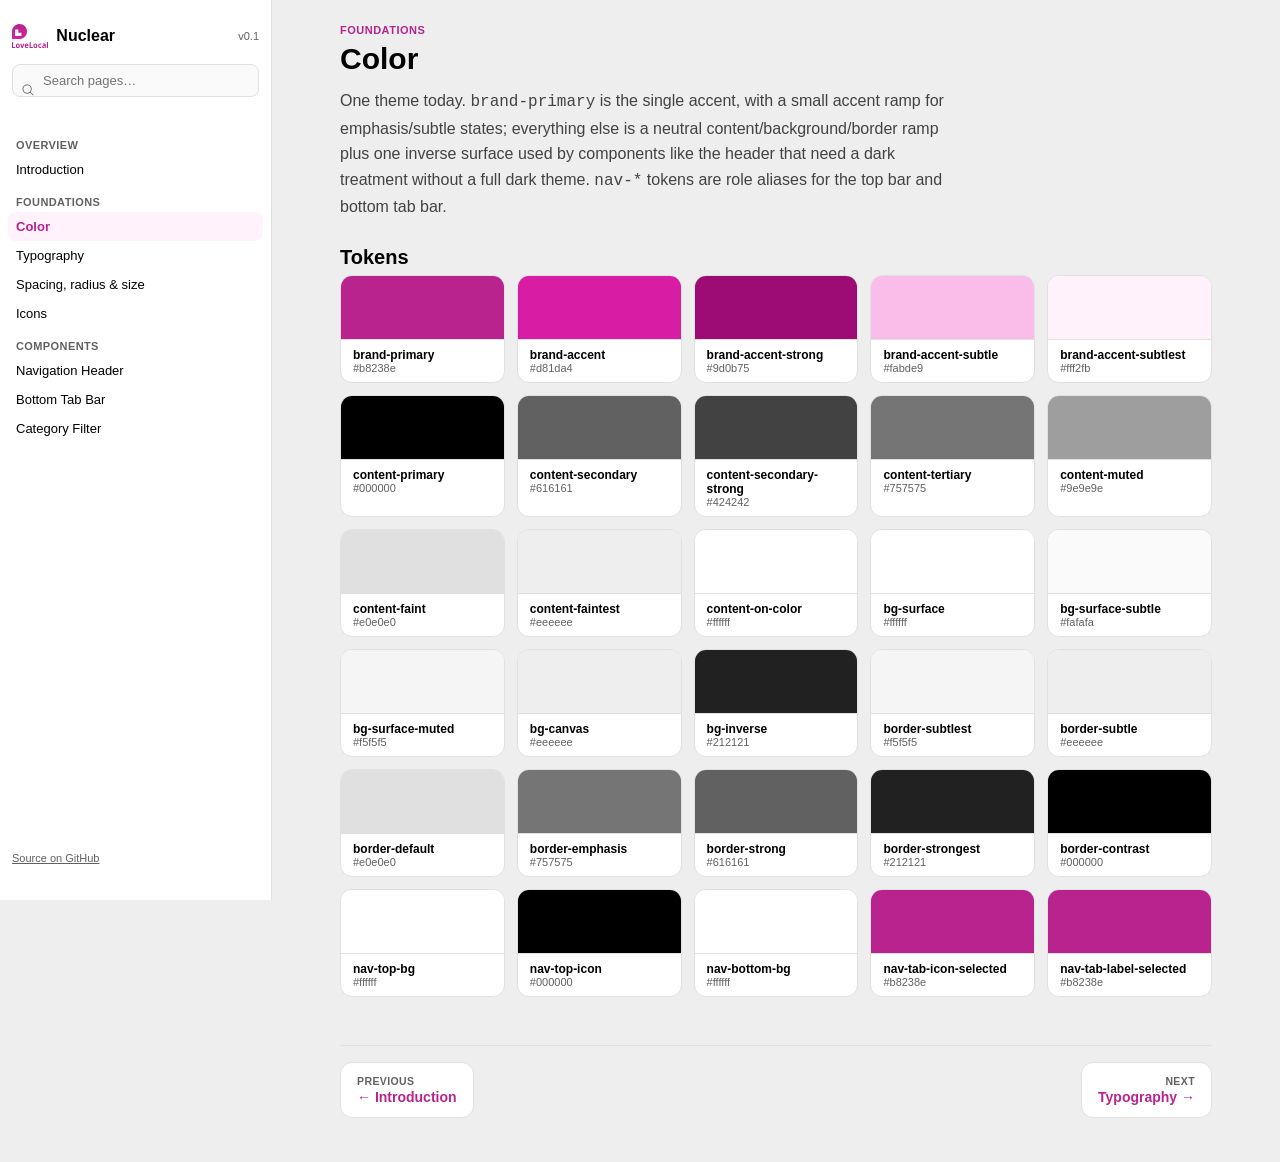
<file: foundations/colors.html>
<!doctype html>
<html lang="en">
<head>
<meta charset="utf-8" />
<meta name="viewport" content="width=device-width, initial-scale=1" />
<title>Color — Nuclear</title>
<link rel="stylesheet" href="../tokens.css" />
<link rel="stylesheet" href="../assets/site.css" />
</head>
<body>
  <aside class="sidebar" id="sidebar">
    <a class="brand" href="../index.html">
      <img src="../assets/logo.svg" alt="" />
      <span class="name">Nuclear</span>
      <span class="version">v0.1</span>
    </a>
    <div class="search-box">
      <svg viewBox="0 0 24 24" fill="none"><path fill-rule="evenodd" clip-rule="evenodd" d="M10.4896 4.0004C14.0733 4.00061 16.9779 6.90598 16.9779 10.4897C16.9777 14.0732 14.0731 16.9777 10.4896 16.9779C6.90595 16.9779 4.00058 14.0733 4.00037 10.4897C4.00037 6.90585 6.90582 4.0004 10.4896 4.0004ZM16.528 15.566C17.6826 14.1941 18.3782 12.4231 18.3783 10.4897C18.3783 6.13278 14.8465 2.60022 10.4896 2.60001C6.13262 2.60001 2.59998 6.13265 2.59998 10.4897C2.60019 14.8465 6.13275 18.3783 10.4896 18.3783C12.4231 18.3782 14.194 17.6826 15.566 16.528C15.5945 16.575 15.6291 16.6194 15.6697 16.66L20.2107 21.2C20.4841 21.4733 20.9266 21.4733 21.2 21.2C21.4733 20.9267 21.4733 20.4841 21.2 20.2107L16.6599 15.6697C16.6193 15.6291 16.575 15.5946 16.528 15.566Z" fill="currentColor"/></svg>
      <input id="search" type="search" placeholder="Search pages…" autocomplete="off" />
      <div class="count" id="search-count"></div>
    </div>
    <nav class="toc" id="toc">
      <div class="group" data-group="overview">
      <div class="group-label">Overview</div>
        <a href="../index.html" data-label="introduction">Introduction</a>
      </div>
      <div class="group" data-group="foundations">
      <div class="group-label">Foundations</div>
        <a href="../foundations/colors.html" class="active" data-label="color">Color</a>
        <a href="../foundations/typography.html" data-label="typography">Typography</a>
        <a href="../foundations/spacing.html" data-label="spacing, radius & size">Spacing, radius &amp; size</a>
        <a href="../foundations/icons.html" data-label="icons">Icons</a>
      </div>
      <div class="group" data-group="components">
      <div class="group-label">Components</div>
        <a href="../components/navigation-header.html" data-label="navigation header">Navigation Header</a>
        <a href="../components/bottom-tab-bar.html" data-label="bottom tab bar">Bottom Tab Bar</a>
        <a href="../components/category-filter.html" data-label="category filter">Category Filter</a>
      </div>
    </nav>
    <footer>
      <a href="https://github.com/phoenixxtreme3/nuclear-design-system">Source on GitHub</a>
    </footer>
  </aside>

  <main>
    <button class="menu-toggle" id="menu-toggle">&#9776; Menu</button>

    <div class="page-header">
      <p class="page-eyebrow">Foundations</p>
      <h1>Color</h1>
      <p class="page-intro">One theme today. <code>brand-primary</code> is the single accent, with a small accent ramp for emphasis/subtle states; everything else is a neutral content/background/border ramp plus one inverse surface used by components like the header that need a dark treatment without a full dark theme. <code>nav-*</code> tokens are role aliases for the top bar and bottom tab bar.</p>
    </div>
    <section id="color-tokens">
      <h2>Tokens</h2>
      <div class="swatches" id="color-swatches">
<div class="swatch"><div class="fill" style="background:#b8238e;border-bottom:1px solid var(--border-default)"></div><div class="meta"><div class="name">brand-primary</div><div class="value">#b8238e</div></div></div>
<div class="swatch"><div class="fill" style="background:#d81da4;border-bottom:1px solid var(--border-default)"></div><div class="meta"><div class="name">brand-accent</div><div class="value">#d81da4</div></div></div>
<div class="swatch"><div class="fill" style="background:#9d0b75;border-bottom:1px solid var(--border-default)"></div><div class="meta"><div class="name">brand-accent-strong</div><div class="value">#9d0b75</div></div></div>
<div class="swatch"><div class="fill" style="background:#fabde9;border-bottom:1px solid var(--border-default)"></div><div class="meta"><div class="name">brand-accent-subtle</div><div class="value">#fabde9</div></div></div>
<div class="swatch"><div class="fill" style="background:#fff2fb;border-bottom:1px solid var(--border-default)"></div><div class="meta"><div class="name">brand-accent-subtlest</div><div class="value">#fff2fb</div></div></div>
<div class="swatch"><div class="fill" style="background:#000000;border-bottom:1px solid var(--border-default)"></div><div class="meta"><div class="name">content-primary</div><div class="value">#000000</div></div></div>
<div class="swatch"><div class="fill" style="background:#616161;border-bottom:1px solid var(--border-default)"></div><div class="meta"><div class="name">content-secondary</div><div class="value">#616161</div></div></div>
<div class="swatch"><div class="fill" style="background:#424242;border-bottom:1px solid var(--border-default)"></div><div class="meta"><div class="name">content-secondary-strong</div><div class="value">#424242</div></div></div>
<div class="swatch"><div class="fill" style="background:#757575;border-bottom:1px solid var(--border-default)"></div><div class="meta"><div class="name">content-tertiary</div><div class="value">#757575</div></div></div>
<div class="swatch"><div class="fill" style="background:#9e9e9e;border-bottom:1px solid var(--border-default)"></div><div class="meta"><div class="name">content-muted</div><div class="value">#9e9e9e</div></div></div>
<div class="swatch"><div class="fill" style="background:#e0e0e0;border-bottom:1px solid var(--border-default)"></div><div class="meta"><div class="name">content-faint</div><div class="value">#e0e0e0</div></div></div>
<div class="swatch"><div class="fill" style="background:#eeeeee;border-bottom:1px solid var(--border-default)"></div><div class="meta"><div class="name">content-faintest</div><div class="value">#eeeeee</div></div></div>
<div class="swatch"><div class="fill" style="background:#ffffff;border-bottom:1px solid var(--border-default)"></div><div class="meta"><div class="name">content-on-color</div><div class="value">#ffffff</div></div></div>
<div class="swatch"><div class="fill" style="background:#ffffff;border-bottom:1px solid var(--border-default)"></div><div class="meta"><div class="name">bg-surface</div><div class="value">#ffffff</div></div></div>
<div class="swatch"><div class="fill" style="background:#fafafa;border-bottom:1px solid var(--border-default)"></div><div class="meta"><div class="name">bg-surface-subtle</div><div class="value">#fafafa</div></div></div>
<div class="swatch"><div class="fill" style="background:#f5f5f5;border-bottom:1px solid var(--border-default)"></div><div class="meta"><div class="name">bg-surface-muted</div><div class="value">#f5f5f5</div></div></div>
<div class="swatch"><div class="fill" style="background:#eeeeee;border-bottom:1px solid var(--border-default)"></div><div class="meta"><div class="name">bg-canvas</div><div class="value">#eeeeee</div></div></div>
<div class="swatch"><div class="fill" style="background:#212121;border-bottom:1px solid var(--border-default)"></div><div class="meta"><div class="name">bg-inverse</div><div class="value">#212121</div></div></div>
<div class="swatch"><div class="fill" style="background:#f5f5f5;border-bottom:1px solid var(--border-default)"></div><div class="meta"><div class="name">border-subtlest</div><div class="value">#f5f5f5</div></div></div>
<div class="swatch"><div class="fill" style="background:#eeeeee;border-bottom:1px solid var(--border-default)"></div><div class="meta"><div class="name">border-subtle</div><div class="value">#eeeeee</div></div></div>
<div class="swatch"><div class="fill" style="background:#e0e0e0;border-bottom:1px solid var(--border-default)"></div><div class="meta"><div class="name">border-default</div><div class="value">#e0e0e0</div></div></div>
<div class="swatch"><div class="fill" style="background:#757575;border-bottom:1px solid var(--border-default)"></div><div class="meta"><div class="name">border-emphasis</div><div class="value">#757575</div></div></div>
<div class="swatch"><div class="fill" style="background:#616161;border-bottom:1px solid var(--border-default)"></div><div class="meta"><div class="name">border-strong</div><div class="value">#616161</div></div></div>
<div class="swatch"><div class="fill" style="background:#212121;border-bottom:1px solid var(--border-default)"></div><div class="meta"><div class="name">border-strongest</div><div class="value">#212121</div></div></div>
<div class="swatch"><div class="fill" style="background:#000000;border-bottom:1px solid var(--border-default)"></div><div class="meta"><div class="name">border-contrast</div><div class="value">#000000</div></div></div>
<div class="swatch"><div class="fill" style="background:#ffffff;border-bottom:1px solid var(--border-default)"></div><div class="meta"><div class="name">nav-top-bg</div><div class="value">#ffffff</div></div></div>
<div class="swatch"><div class="fill" style="background:#000000;border-bottom:1px solid var(--border-default)"></div><div class="meta"><div class="name">nav-top-icon</div><div class="value">#000000</div></div></div>
<div class="swatch"><div class="fill" style="background:#ffffff;border-bottom:1px solid var(--border-default)"></div><div class="meta"><div class="name">nav-bottom-bg</div><div class="value">#ffffff</div></div></div>
<div class="swatch"><div class="fill" style="background:#b8238e;border-bottom:1px solid var(--border-default)"></div><div class="meta"><div class="name">nav-tab-icon-selected</div><div class="value">#b8238e</div></div></div>
<div class="swatch"><div class="fill" style="background:#b8238e;border-bottom:1px solid var(--border-default)"></div><div class="meta"><div class="name">nav-tab-label-selected</div><div class="value">#b8238e</div></div></div>
      </div>
    </section>

    <nav class="pagenav">
<a class="pagenav-link prev" href="../index.html"><span class="pagenav-dir">Previous</span><span class="pagenav-title">&larr; Introduction</span></a>
<a class="pagenav-link next" href="../foundations/typography.html"><span class="pagenav-dir">Next</span><span class="pagenav-title">Typography &rarr;</span></a>
</nav>
  </main>

  <script src="../assets/site.js"></script>
</body>
</html>
</file>
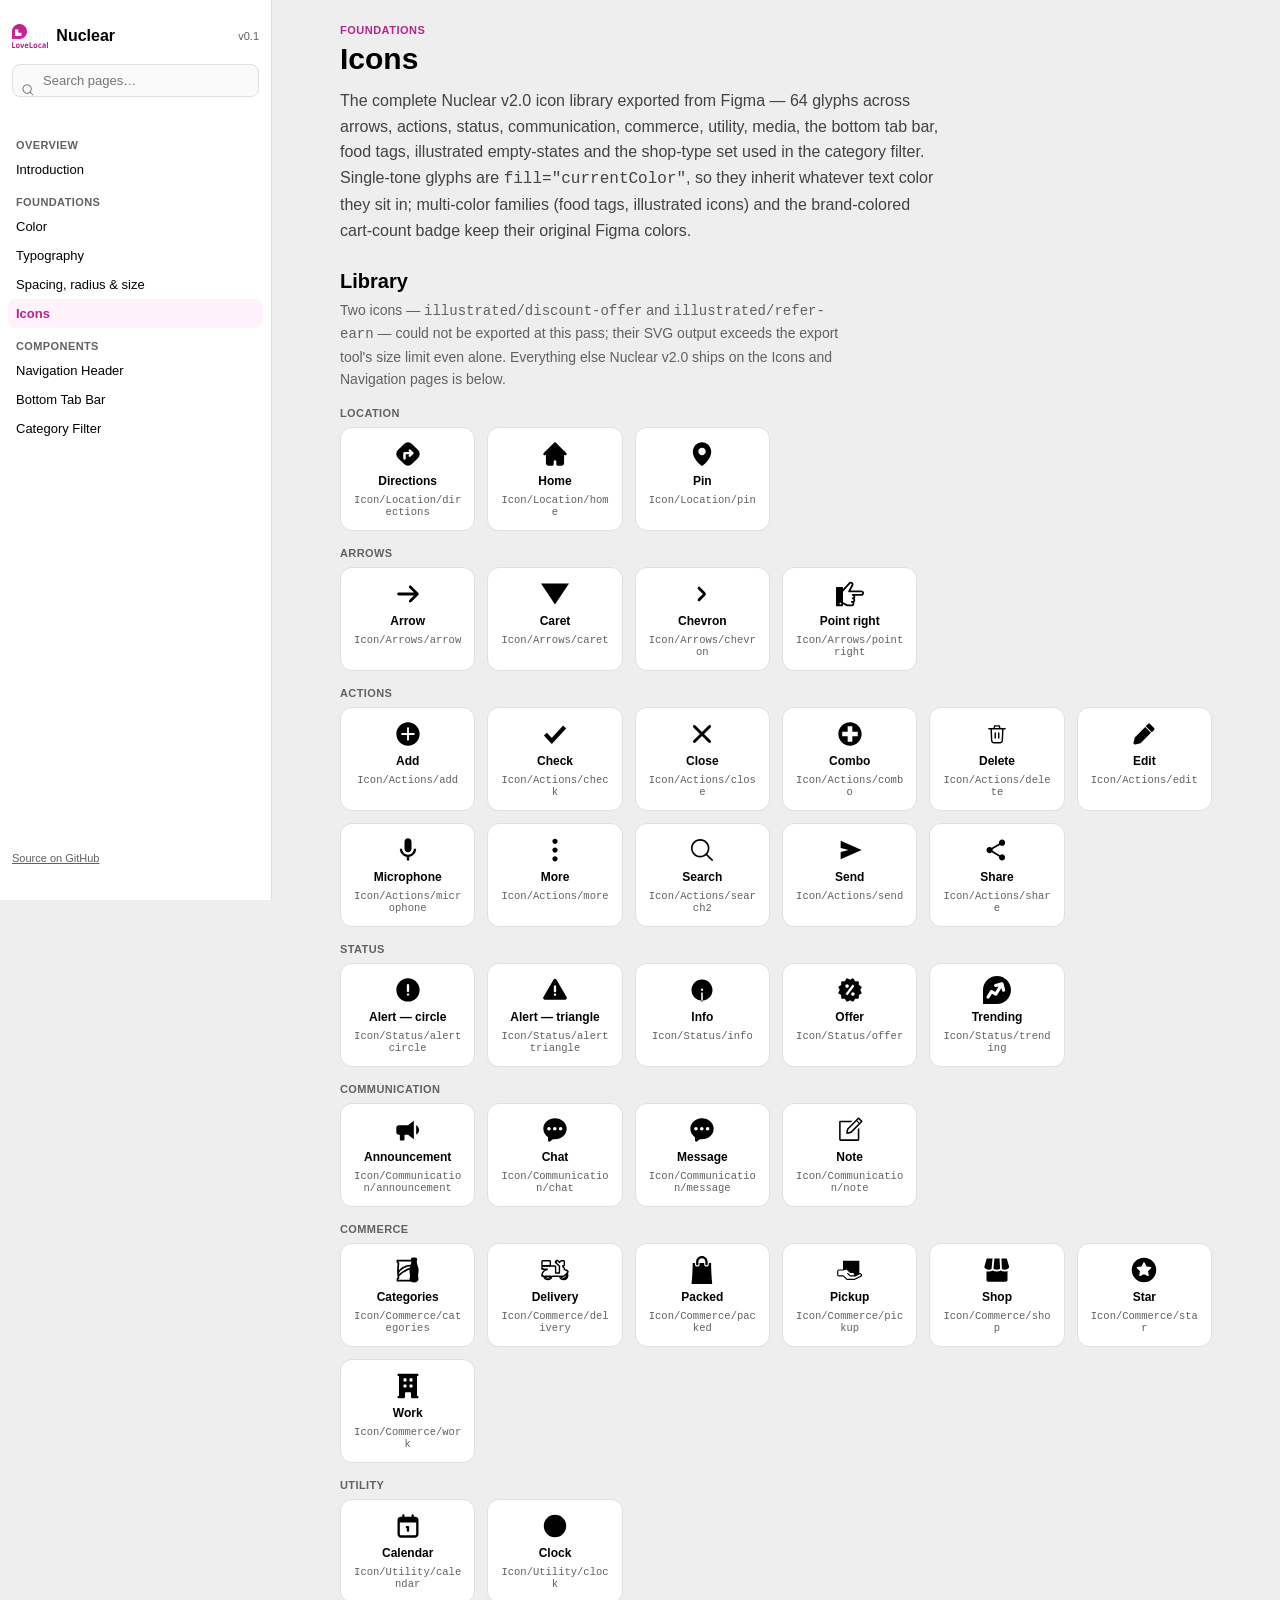
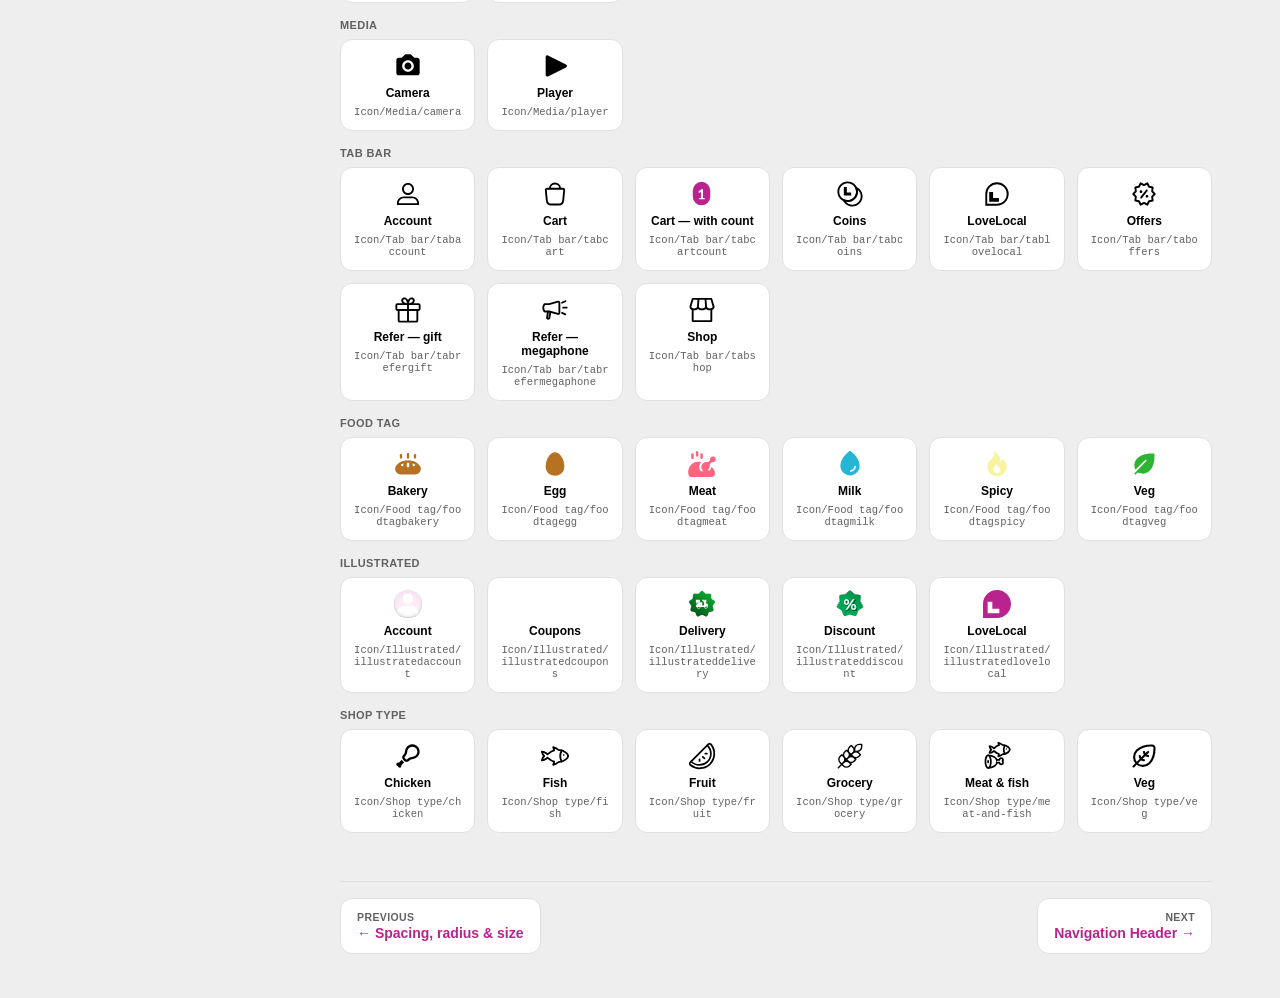
<file: foundations/icons.html>
<!doctype html>
<html lang="en">
<head>
<meta charset="utf-8" />
<meta name="viewport" content="width=device-width, initial-scale=1" />
<title>Icons — Nuclear</title>
<link rel="stylesheet" href="../tokens.css" />
<link rel="stylesheet" href="../assets/site.css" />
</head>
<body>
  <aside class="sidebar" id="sidebar">
    <a class="brand" href="../index.html">
      <img src="../assets/logo.svg" alt="" />
      <span class="name">Nuclear</span>
      <span class="version">v0.1</span>
    </a>
    <div class="search-box">
      <svg viewBox="0 0 24 24" fill="none"><path fill-rule="evenodd" clip-rule="evenodd" d="M10.4896 4.0004C14.0733 4.00061 16.9779 6.90598 16.9779 10.4897C16.9777 14.0732 14.0731 16.9777 10.4896 16.9779C6.90595 16.9779 4.00058 14.0733 4.00037 10.4897C4.00037 6.90585 6.90582 4.0004 10.4896 4.0004ZM16.528 15.566C17.6826 14.1941 18.3782 12.4231 18.3783 10.4897C18.3783 6.13278 14.8465 2.60022 10.4896 2.60001C6.13262 2.60001 2.59998 6.13265 2.59998 10.4897C2.60019 14.8465 6.13275 18.3783 10.4896 18.3783C12.4231 18.3782 14.194 17.6826 15.566 16.528C15.5945 16.575 15.6291 16.6194 15.6697 16.66L20.2107 21.2C20.4841 21.4733 20.9266 21.4733 21.2 21.2C21.4733 20.9267 21.4733 20.4841 21.2 20.2107L16.6599 15.6697C16.6193 15.6291 16.575 15.5946 16.528 15.566Z" fill="currentColor"/></svg>
      <input id="search" type="search" placeholder="Search pages…" autocomplete="off" />
      <div class="count" id="search-count"></div>
    </div>
    <nav class="toc" id="toc">
      <div class="group" data-group="overview">
      <div class="group-label">Overview</div>
        <a href="../index.html" data-label="introduction">Introduction</a>
      </div>
      <div class="group" data-group="foundations">
      <div class="group-label">Foundations</div>
        <a href="../foundations/colors.html" data-label="color">Color</a>
        <a href="../foundations/typography.html" data-label="typography">Typography</a>
        <a href="../foundations/spacing.html" data-label="spacing, radius & size">Spacing, radius &amp; size</a>
        <a href="../foundations/icons.html" class="active" data-label="icons">Icons</a>
      </div>
      <div class="group" data-group="components">
      <div class="group-label">Components</div>
        <a href="../components/navigation-header.html" data-label="navigation header">Navigation Header</a>
        <a href="../components/bottom-tab-bar.html" data-label="bottom tab bar">Bottom Tab Bar</a>
        <a href="../components/category-filter.html" data-label="category filter">Category Filter</a>
      </div>
    </nav>
    <footer>
      <a href="https://github.com/phoenixxtreme3/nuclear-design-system">Source on GitHub</a>
    </footer>
  </aside>

  <main>
    <button class="menu-toggle" id="menu-toggle">&#9776; Menu</button>

    <div class="page-header">
      <p class="page-eyebrow">Foundations</p>
      <h1>Icons</h1>
      <p class="page-intro">The complete Nuclear v2.0 icon library exported from Figma — 64 glyphs across arrows, actions, status, communication, commerce, utility, media, the bottom tab bar, food tags, illustrated empty-states and the shop-type set used in the category filter. Single-tone glyphs are <code>fill="currentColor"</code>, so they inherit whatever text color they sit in; multi-color families (food tags, illustrated icons) and the brand-colored cart-count badge keep their original Figma colors.</p>
    </div>
    <section id="icon-library">
      <h2>Library</h2>
      <p class="section-desc">Two icons — <code>illustrated/discount-offer</code> and <code>illustrated/refer-earn</code> — could not be exported at this pass; their SVG output exceeds the export tool's size limit even alone. Everything else Nuclear v2.0 ships on the Icons and Navigation pages is below.</p>
      <div class="icon-group-label">Location</div><div class="icon-grid"><div class="icon-tile"><div class="glyph"><img src="../assets/icons/directions.svg" alt="" width="28" height="28" loading="lazy" /></div><div class="name">Directions</div><div class="fig-name">Icon/Location/directions</div></div>
<div class="icon-tile"><div class="glyph"><img src="../assets/icons/home.svg" alt="" width="28" height="28" loading="lazy" /></div><div class="name">Home</div><div class="fig-name">Icon/Location/home</div></div>
<div class="icon-tile"><div class="glyph"><img src="../assets/icons/pin.svg" alt="" width="28" height="28" loading="lazy" /></div><div class="name">Pin</div><div class="fig-name">Icon/Location/pin</div></div></div><div class="icon-group-label">Arrows</div><div class="icon-grid"><div class="icon-tile"><div class="glyph"><img src="../assets/icons/arrow.svg" alt="" width="28" height="28" loading="lazy" /></div><div class="name">Arrow</div><div class="fig-name">Icon/Arrows/arrow</div></div>
<div class="icon-tile"><div class="glyph"><img src="../assets/icons/caret.svg" alt="" width="28" height="28" loading="lazy" /></div><div class="name">Caret</div><div class="fig-name">Icon/Arrows/caret</div></div>
<div class="icon-tile"><div class="glyph"><img src="../assets/icons/chevron.svg" alt="" width="28" height="28" loading="lazy" /></div><div class="name">Chevron</div><div class="fig-name">Icon/Arrows/chevron</div></div>
<div class="icon-tile"><div class="glyph"><img src="../assets/icons/pointright.svg" alt="" width="28" height="28" loading="lazy" /></div><div class="name">Point right</div><div class="fig-name">Icon/Arrows/pointright</div></div></div><div class="icon-group-label">Actions</div><div class="icon-grid"><div class="icon-tile"><div class="glyph"><img src="../assets/icons/add.svg" alt="" width="28" height="28" loading="lazy" /></div><div class="name">Add</div><div class="fig-name">Icon/Actions/add</div></div>
<div class="icon-tile"><div class="glyph"><img src="../assets/icons/check.svg" alt="" width="28" height="28" loading="lazy" /></div><div class="name">Check</div><div class="fig-name">Icon/Actions/check</div></div>
<div class="icon-tile"><div class="glyph"><img src="../assets/icons/close.svg" alt="" width="28" height="28" loading="lazy" /></div><div class="name">Close</div><div class="fig-name">Icon/Actions/close</div></div>
<div class="icon-tile"><div class="glyph"><img src="../assets/icons/combo.svg" alt="" width="28" height="28" loading="lazy" /></div><div class="name">Combo</div><div class="fig-name">Icon/Actions/combo</div></div>
<div class="icon-tile"><div class="glyph"><img src="../assets/icons/delete.svg" alt="" width="28" height="28" loading="lazy" /></div><div class="name">Delete</div><div class="fig-name">Icon/Actions/delete</div></div>
<div class="icon-tile"><div class="glyph"><img src="../assets/icons/edit.svg" alt="" width="28" height="28" loading="lazy" /></div><div class="name">Edit</div><div class="fig-name">Icon/Actions/edit</div></div>
<div class="icon-tile"><div class="glyph"><img src="../assets/icons/microphone.svg" alt="" width="28" height="28" loading="lazy" /></div><div class="name">Microphone</div><div class="fig-name">Icon/Actions/microphone</div></div>
<div class="icon-tile"><div class="glyph"><img src="../assets/icons/more.svg" alt="" width="28" height="28" loading="lazy" /></div><div class="name">More</div><div class="fig-name">Icon/Actions/more</div></div>
<div class="icon-tile"><div class="glyph"><img src="../assets/icons/search2.svg" alt="" width="28" height="28" loading="lazy" /></div><div class="name">Search</div><div class="fig-name">Icon/Actions/search2</div></div>
<div class="icon-tile"><div class="glyph"><img src="../assets/icons/send.svg" alt="" width="28" height="28" loading="lazy" /></div><div class="name">Send</div><div class="fig-name">Icon/Actions/send</div></div>
<div class="icon-tile"><div class="glyph"><img src="../assets/icons/share.svg" alt="" width="28" height="28" loading="lazy" /></div><div class="name">Share</div><div class="fig-name">Icon/Actions/share</div></div></div><div class="icon-group-label">Status</div><div class="icon-grid"><div class="icon-tile"><div class="glyph"><img src="../assets/icons/alertcircle.svg" alt="" width="28" height="28" loading="lazy" /></div><div class="name">Alert — circle</div><div class="fig-name">Icon/Status/alertcircle</div></div>
<div class="icon-tile"><div class="glyph"><img src="../assets/icons/alerttriangle.svg" alt="" width="28" height="28" loading="lazy" /></div><div class="name">Alert — triangle</div><div class="fig-name">Icon/Status/alerttriangle</div></div>
<div class="icon-tile"><div class="glyph"><img src="../assets/icons/info.svg" alt="" width="28" height="28" loading="lazy" /></div><div class="name">Info</div><div class="fig-name">Icon/Status/info</div></div>
<div class="icon-tile"><div class="glyph"><img src="../assets/icons/offer.svg" alt="" width="28" height="28" loading="lazy" /></div><div class="name">Offer</div><div class="fig-name">Icon/Status/offer</div></div>
<div class="icon-tile"><div class="glyph"><img src="../assets/icons/trending.svg" alt="" width="28" height="28" loading="lazy" /></div><div class="name">Trending</div><div class="fig-name">Icon/Status/trending</div></div></div><div class="icon-group-label">Communication</div><div class="icon-grid"><div class="icon-tile"><div class="glyph"><img src="../assets/icons/announcement.svg" alt="" width="28" height="28" loading="lazy" /></div><div class="name">Announcement</div><div class="fig-name">Icon/Communication/announcement</div></div>
<div class="icon-tile"><div class="glyph"><img src="../assets/icons/chat.svg" alt="" width="28" height="28" loading="lazy" /></div><div class="name">Chat</div><div class="fig-name">Icon/Communication/chat</div></div>
<div class="icon-tile"><div class="glyph"><img src="../assets/icons/message.svg" alt="" width="28" height="28" loading="lazy" /></div><div class="name">Message</div><div class="fig-name">Icon/Communication/message</div></div>
<div class="icon-tile"><div class="glyph"><img src="../assets/icons/note.svg" alt="" width="28" height="28" loading="lazy" /></div><div class="name">Note</div><div class="fig-name">Icon/Communication/note</div></div></div><div class="icon-group-label">Commerce</div><div class="icon-grid"><div class="icon-tile"><div class="glyph"><img src="../assets/icons/categories.svg" alt="" width="28" height="28" loading="lazy" /></div><div class="name">Categories</div><div class="fig-name">Icon/Commerce/categories</div></div>
<div class="icon-tile"><div class="glyph"><img src="../assets/icons/delivery.svg" alt="" width="28" height="28" loading="lazy" /></div><div class="name">Delivery</div><div class="fig-name">Icon/Commerce/delivery</div></div>
<div class="icon-tile"><div class="glyph"><img src="../assets/icons/packed.svg" alt="" width="28" height="28" loading="lazy" /></div><div class="name">Packed</div><div class="fig-name">Icon/Commerce/packed</div></div>
<div class="icon-tile"><div class="glyph"><img src="../assets/icons/pickup.svg" alt="" width="28" height="28" loading="lazy" /></div><div class="name">Pickup</div><div class="fig-name">Icon/Commerce/pickup</div></div>
<div class="icon-tile"><div class="glyph"><img src="../assets/icons/shop.svg" alt="" width="28" height="28" loading="lazy" /></div><div class="name">Shop</div><div class="fig-name">Icon/Commerce/shop</div></div>
<div class="icon-tile"><div class="glyph"><img src="../assets/icons/star.svg" alt="" width="28" height="28" loading="lazy" /></div><div class="name">Star</div><div class="fig-name">Icon/Commerce/star</div></div>
<div class="icon-tile"><div class="glyph"><img src="../assets/icons/work.svg" alt="" width="28" height="28" loading="lazy" /></div><div class="name">Work</div><div class="fig-name">Icon/Commerce/work</div></div></div><div class="icon-group-label">Utility</div><div class="icon-grid"><div class="icon-tile"><div class="glyph"><img src="../assets/icons/calendar.svg" alt="" width="28" height="28" loading="lazy" /></div><div class="name">Calendar</div><div class="fig-name">Icon/Utility/calendar</div></div>
<div class="icon-tile"><div class="glyph"><img src="../assets/icons/clock.svg" alt="" width="28" height="28" loading="lazy" /></div><div class="name">Clock</div><div class="fig-name">Icon/Utility/clock</div></div></div><div class="icon-group-label">Media</div><div class="icon-grid"><div class="icon-tile"><div class="glyph"><img src="../assets/icons/camera.svg" alt="" width="28" height="28" loading="lazy" /></div><div class="name">Camera</div><div class="fig-name">Icon/Media/camera</div></div>
<div class="icon-tile"><div class="glyph"><img src="../assets/icons/player.svg" alt="" width="28" height="28" loading="lazy" /></div><div class="name">Player</div><div class="fig-name">Icon/Media/player</div></div></div><div class="icon-group-label">Tab bar</div><div class="icon-grid"><div class="icon-tile"><div class="glyph"><img src="../assets/icons/tabaccount.svg" alt="" width="28" height="28" loading="lazy" /></div><div class="name">Account</div><div class="fig-name">Icon/Tab bar/tabaccount</div></div>
<div class="icon-tile"><div class="glyph"><img src="../assets/icons/tabcart.svg" alt="" width="28" height="28" loading="lazy" /></div><div class="name">Cart</div><div class="fig-name">Icon/Tab bar/tabcart</div></div>
<div class="icon-tile"><div class="glyph"><img src="../assets/icons/tabcartcount.svg" alt="" width="28" height="28" loading="lazy" /></div><div class="name">Cart — with count</div><div class="fig-name">Icon/Tab bar/tabcartcount</div></div>
<div class="icon-tile"><div class="glyph"><img src="../assets/icons/tabcoins.svg" alt="" width="28" height="28" loading="lazy" /></div><div class="name">Coins</div><div class="fig-name">Icon/Tab bar/tabcoins</div></div>
<div class="icon-tile"><div class="glyph"><img src="../assets/icons/tablovelocal.svg" alt="" width="28" height="28" loading="lazy" /></div><div class="name">LoveLocal</div><div class="fig-name">Icon/Tab bar/tablovelocal</div></div>
<div class="icon-tile"><div class="glyph"><img src="../assets/icons/taboffers.svg" alt="" width="28" height="28" loading="lazy" /></div><div class="name">Offers</div><div class="fig-name">Icon/Tab bar/taboffers</div></div>
<div class="icon-tile"><div class="glyph"><img src="../assets/icons/tabrefergift.svg" alt="" width="28" height="28" loading="lazy" /></div><div class="name">Refer — gift</div><div class="fig-name">Icon/Tab bar/tabrefergift</div></div>
<div class="icon-tile"><div class="glyph"><img src="../assets/icons/tabrefermegaphone.svg" alt="" width="28" height="28" loading="lazy" /></div><div class="name">Refer — megaphone</div><div class="fig-name">Icon/Tab bar/tabrefermegaphone</div></div>
<div class="icon-tile"><div class="glyph"><img src="../assets/icons/tabshop.svg" alt="" width="28" height="28" loading="lazy" /></div><div class="name">Shop</div><div class="fig-name">Icon/Tab bar/tabshop</div></div></div><div class="icon-group-label">Food tag</div><div class="icon-grid"><div class="icon-tile"><div class="glyph"><img src="../assets/icons/foodtagbakery.svg" alt="" width="28" height="28" loading="lazy" /></div><div class="name">Bakery</div><div class="fig-name">Icon/Food tag/foodtagbakery</div></div>
<div class="icon-tile"><div class="glyph"><img src="../assets/icons/foodtagegg.svg" alt="" width="28" height="28" loading="lazy" /></div><div class="name">Egg</div><div class="fig-name">Icon/Food tag/foodtagegg</div></div>
<div class="icon-tile"><div class="glyph"><img src="../assets/icons/foodtagmeat.svg" alt="" width="28" height="28" loading="lazy" /></div><div class="name">Meat</div><div class="fig-name">Icon/Food tag/foodtagmeat</div></div>
<div class="icon-tile"><div class="glyph"><img src="../assets/icons/foodtagmilk.svg" alt="" width="28" height="28" loading="lazy" /></div><div class="name">Milk</div><div class="fig-name">Icon/Food tag/foodtagmilk</div></div>
<div class="icon-tile"><div class="glyph"><img src="../assets/icons/foodtagspicy.svg" alt="" width="28" height="28" loading="lazy" /></div><div class="name">Spicy</div><div class="fig-name">Icon/Food tag/foodtagspicy</div></div>
<div class="icon-tile"><div class="glyph"><img src="../assets/icons/foodtagveg.svg" alt="" width="28" height="28" loading="lazy" /></div><div class="name">Veg</div><div class="fig-name">Icon/Food tag/foodtagveg</div></div></div><div class="icon-group-label">Illustrated</div><div class="icon-grid"><div class="icon-tile"><div class="glyph"><img src="../assets/icons/illustratedaccount.svg" alt="" width="28" height="28" loading="lazy" /></div><div class="name">Account</div><div class="fig-name">Icon/Illustrated/illustratedaccount</div></div>
<div class="icon-tile"><div class="glyph"><img src="../assets/icons/illustratedcoupons.svg" alt="" width="28" height="28" loading="lazy" /></div><div class="name">Coupons</div><div class="fig-name">Icon/Illustrated/illustratedcoupons</div></div>
<div class="icon-tile"><div class="glyph"><img src="../assets/icons/illustrateddelivery.svg" alt="" width="28" height="28" loading="lazy" /></div><div class="name">Delivery</div><div class="fig-name">Icon/Illustrated/illustrateddelivery</div></div>
<div class="icon-tile"><div class="glyph"><img src="../assets/icons/illustrateddiscount.svg" alt="" width="28" height="28" loading="lazy" /></div><div class="name">Discount</div><div class="fig-name">Icon/Illustrated/illustrateddiscount</div></div>
<div class="icon-tile"><div class="glyph"><img src="../assets/icons/illustratedlovelocal.svg" alt="" width="28" height="28" loading="lazy" /></div><div class="name">LoveLocal</div><div class="fig-name">Icon/Illustrated/illustratedlovelocal</div></div></div><div class="icon-group-label">Shop type</div><div class="icon-grid"><div class="icon-tile"><div class="glyph"><img src="../assets/icons/chicken.svg" alt="" width="28" height="28" loading="lazy" /></div><div class="name">Chicken</div><div class="fig-name">Icon/Shop type/chicken</div></div>
<div class="icon-tile"><div class="glyph"><img src="../assets/icons/fish.svg" alt="" width="28" height="28" loading="lazy" /></div><div class="name">Fish</div><div class="fig-name">Icon/Shop type/fish</div></div>
<div class="icon-tile"><div class="glyph"><img src="../assets/icons/fruit.svg" alt="" width="28" height="28" loading="lazy" /></div><div class="name">Fruit</div><div class="fig-name">Icon/Shop type/fruit</div></div>
<div class="icon-tile"><div class="glyph"><img src="../assets/icons/grocery.svg" alt="" width="28" height="28" loading="lazy" /></div><div class="name">Grocery</div><div class="fig-name">Icon/Shop type/grocery</div></div>
<div class="icon-tile"><div class="glyph"><img src="../assets/icons/meat-and-fish.svg" alt="" width="28" height="28" loading="lazy" /></div><div class="name">Meat & fish</div><div class="fig-name">Icon/Shop type/meat-and-fish</div></div>
<div class="icon-tile"><div class="glyph"><img src="../assets/icons/veg.svg" alt="" width="28" height="28" loading="lazy" /></div><div class="name">Veg</div><div class="fig-name">Icon/Shop type/veg</div></div></div>
    </section>

    <nav class="pagenav">
<a class="pagenav-link prev" href="../foundations/spacing.html"><span class="pagenav-dir">Previous</span><span class="pagenav-title">&larr; Spacing, radius &amp; size</span></a>
<a class="pagenav-link next" href="../components/navigation-header.html"><span class="pagenav-dir">Next</span><span class="pagenav-title">Navigation Header &rarr;</span></a>
</nav>
  </main>

  <script src="../assets/site.js"></script>
</body>
</html>
</file>
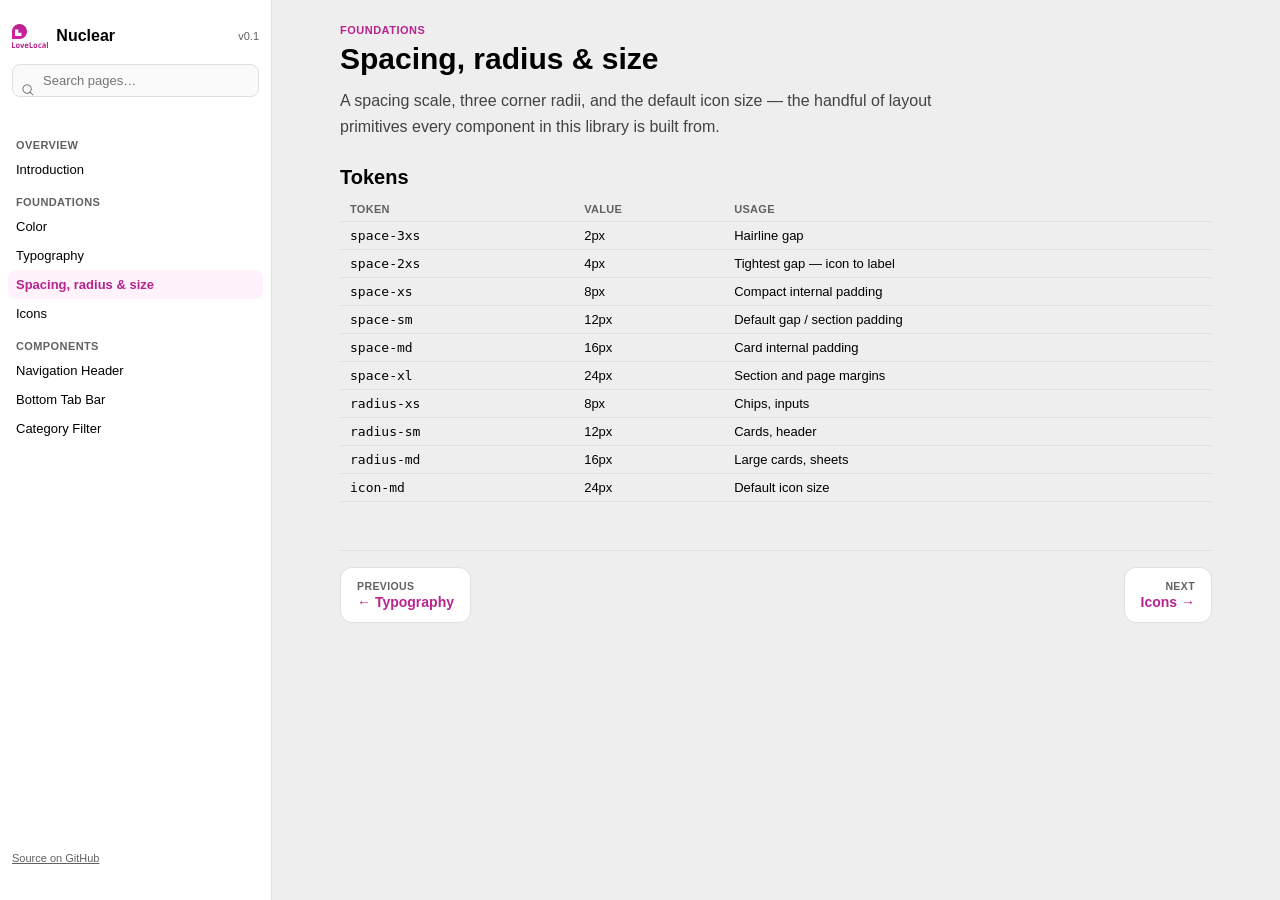
<file: foundations/spacing.html>
<!doctype html>
<html lang="en">
<head>
<meta charset="utf-8" />
<meta name="viewport" content="width=device-width, initial-scale=1" />
<title>Spacing, radius &amp; size — Nuclear</title>
<link rel="stylesheet" href="../tokens.css" />
<link rel="stylesheet" href="../assets/site.css" />
</head>
<body>
  <aside class="sidebar" id="sidebar">
    <a class="brand" href="../index.html">
      <img src="../assets/logo.svg" alt="" />
      <span class="name">Nuclear</span>
      <span class="version">v0.1</span>
    </a>
    <div class="search-box">
      <svg viewBox="0 0 24 24" fill="none"><path fill-rule="evenodd" clip-rule="evenodd" d="M10.4896 4.0004C14.0733 4.00061 16.9779 6.90598 16.9779 10.4897C16.9777 14.0732 14.0731 16.9777 10.4896 16.9779C6.90595 16.9779 4.00058 14.0733 4.00037 10.4897C4.00037 6.90585 6.90582 4.0004 10.4896 4.0004ZM16.528 15.566C17.6826 14.1941 18.3782 12.4231 18.3783 10.4897C18.3783 6.13278 14.8465 2.60022 10.4896 2.60001C6.13262 2.60001 2.59998 6.13265 2.59998 10.4897C2.60019 14.8465 6.13275 18.3783 10.4896 18.3783C12.4231 18.3782 14.194 17.6826 15.566 16.528C15.5945 16.575 15.6291 16.6194 15.6697 16.66L20.2107 21.2C20.4841 21.4733 20.9266 21.4733 21.2 21.2C21.4733 20.9267 21.4733 20.4841 21.2 20.2107L16.6599 15.6697C16.6193 15.6291 16.575 15.5946 16.528 15.566Z" fill="currentColor"/></svg>
      <input id="search" type="search" placeholder="Search pages…" autocomplete="off" />
      <div class="count" id="search-count"></div>
    </div>
    <nav class="toc" id="toc">
      <div class="group" data-group="overview">
      <div class="group-label">Overview</div>
        <a href="../index.html" data-label="introduction">Introduction</a>
      </div>
      <div class="group" data-group="foundations">
      <div class="group-label">Foundations</div>
        <a href="../foundations/colors.html" data-label="color">Color</a>
        <a href="../foundations/typography.html" data-label="typography">Typography</a>
        <a href="../foundations/spacing.html" class="active" data-label="spacing, radius & size">Spacing, radius &amp; size</a>
        <a href="../foundations/icons.html" data-label="icons">Icons</a>
      </div>
      <div class="group" data-group="components">
      <div class="group-label">Components</div>
        <a href="../components/navigation-header.html" data-label="navigation header">Navigation Header</a>
        <a href="../components/bottom-tab-bar.html" data-label="bottom tab bar">Bottom Tab Bar</a>
        <a href="../components/category-filter.html" data-label="category filter">Category Filter</a>
      </div>
    </nav>
    <footer>
      <a href="https://github.com/phoenixxtreme3/nuclear-design-system">Source on GitHub</a>
    </footer>
  </aside>

  <main>
    <button class="menu-toggle" id="menu-toggle">&#9776; Menu</button>

    <div class="page-header">
      <p class="page-eyebrow">Foundations</p>
      <h1>Spacing, radius &amp; size</h1>
      <p class="page-intro">A spacing scale, three corner radii, and the default icon size — the handful of layout primitives every component in this library is built from.</p>
    </div>
    <section id="spacing-tokens">
      <h2>Tokens</h2>
      <table class="spec-table" id="spacing-table">
        <tr><th>Token</th><th>Value</th><th>Usage</th></tr>
<tr><td><code>space-3xs</code></td><td>2px</td><td>Hairline gap</td></tr>
<tr><td><code>space-2xs</code></td><td>4px</td><td>Tightest gap — icon to label</td></tr>
<tr><td><code>space-xs</code></td><td>8px</td><td>Compact internal padding</td></tr>
<tr><td><code>space-sm</code></td><td>12px</td><td>Default gap / section padding</td></tr>
<tr><td><code>space-md</code></td><td>16px</td><td>Card internal padding</td></tr>
<tr><td><code>space-xl</code></td><td>24px</td><td>Section and page margins</td></tr>
<tr><td><code>radius-xs</code></td><td>8px</td><td>Chips, inputs</td></tr>
<tr><td><code>radius-sm</code></td><td>12px</td><td>Cards, header</td></tr>
<tr><td><code>radius-md</code></td><td>16px</td><td>Large cards, sheets</td></tr>
<tr><td><code>icon-md</code></td><td>24px</td><td>Default icon size</td></tr>
      </table>
    </section>

    <nav class="pagenav">
<a class="pagenav-link prev" href="../foundations/typography.html"><span class="pagenav-dir">Previous</span><span class="pagenav-title">&larr; Typography</span></a>
<a class="pagenav-link next" href="../foundations/icons.html"><span class="pagenav-dir">Next</span><span class="pagenav-title">Icons &rarr;</span></a>
</nav>
  </main>

  <script src="../assets/site.js"></script>
</body>
</html>
</file>
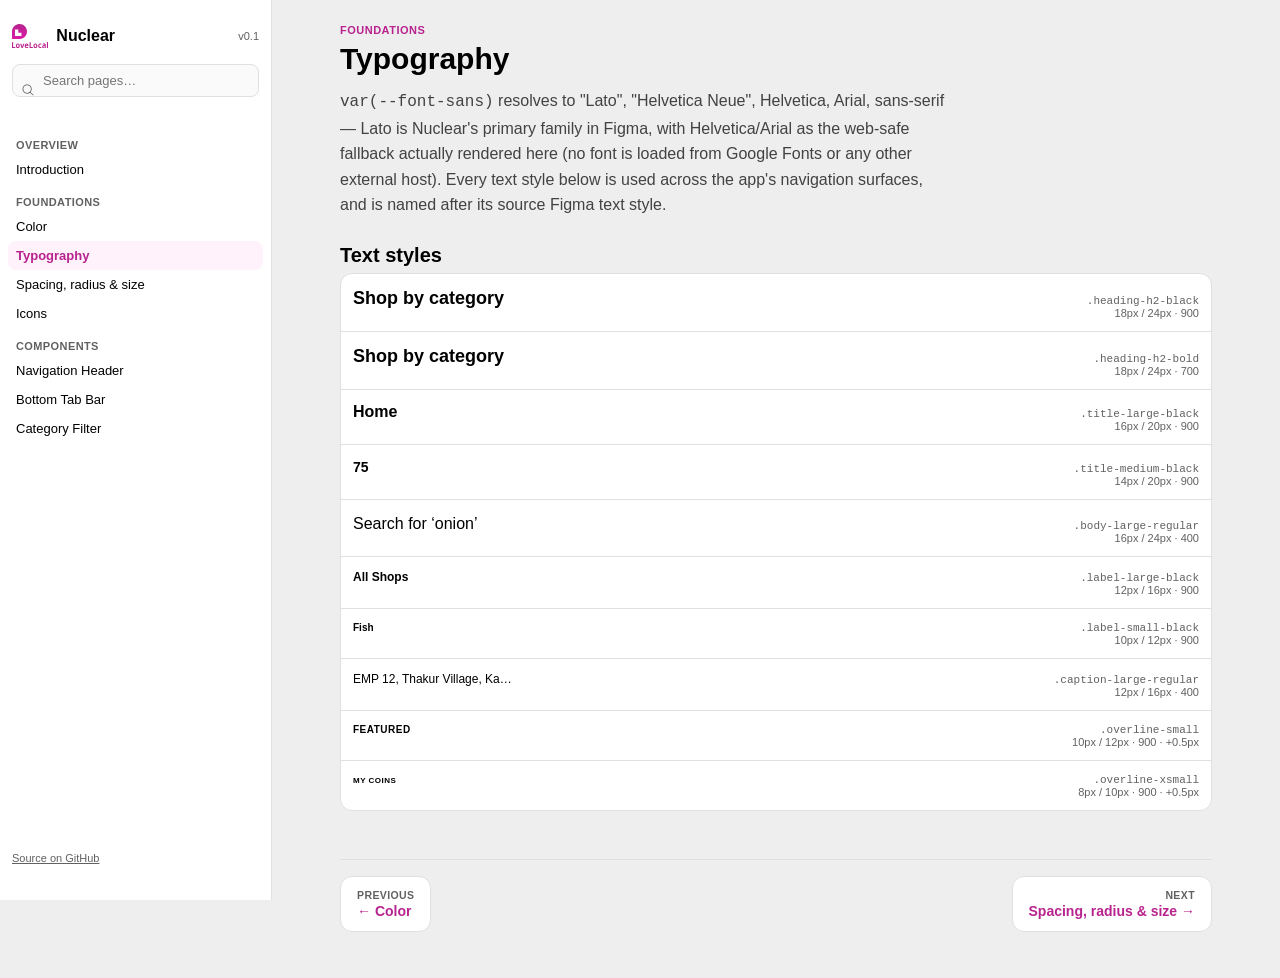
<file: foundations/typography.html>
<!doctype html>
<html lang="en">
<head>
<meta charset="utf-8" />
<meta name="viewport" content="width=device-width, initial-scale=1" />
<title>Typography — Nuclear</title>
<link rel="stylesheet" href="../tokens.css" />
<link rel="stylesheet" href="../assets/site.css" />
</head>
<body>
  <aside class="sidebar" id="sidebar">
    <a class="brand" href="../index.html">
      <img src="../assets/logo.svg" alt="" />
      <span class="name">Nuclear</span>
      <span class="version">v0.1</span>
    </a>
    <div class="search-box">
      <svg viewBox="0 0 24 24" fill="none"><path fill-rule="evenodd" clip-rule="evenodd" d="M10.4896 4.0004C14.0733 4.00061 16.9779 6.90598 16.9779 10.4897C16.9777 14.0732 14.0731 16.9777 10.4896 16.9779C6.90595 16.9779 4.00058 14.0733 4.00037 10.4897C4.00037 6.90585 6.90582 4.0004 10.4896 4.0004ZM16.528 15.566C17.6826 14.1941 18.3782 12.4231 18.3783 10.4897C18.3783 6.13278 14.8465 2.60022 10.4896 2.60001C6.13262 2.60001 2.59998 6.13265 2.59998 10.4897C2.60019 14.8465 6.13275 18.3783 10.4896 18.3783C12.4231 18.3782 14.194 17.6826 15.566 16.528C15.5945 16.575 15.6291 16.6194 15.6697 16.66L20.2107 21.2C20.4841 21.4733 20.9266 21.4733 21.2 21.2C21.4733 20.9267 21.4733 20.4841 21.2 20.2107L16.6599 15.6697C16.6193 15.6291 16.575 15.5946 16.528 15.566Z" fill="currentColor"/></svg>
      <input id="search" type="search" placeholder="Search pages…" autocomplete="off" />
      <div class="count" id="search-count"></div>
    </div>
    <nav class="toc" id="toc">
      <div class="group" data-group="overview">
      <div class="group-label">Overview</div>
        <a href="../index.html" data-label="introduction">Introduction</a>
      </div>
      <div class="group" data-group="foundations">
      <div class="group-label">Foundations</div>
        <a href="../foundations/colors.html" data-label="color">Color</a>
        <a href="../foundations/typography.html" class="active" data-label="typography">Typography</a>
        <a href="../foundations/spacing.html" data-label="spacing, radius & size">Spacing, radius &amp; size</a>
        <a href="../foundations/icons.html" data-label="icons">Icons</a>
      </div>
      <div class="group" data-group="components">
      <div class="group-label">Components</div>
        <a href="../components/navigation-header.html" data-label="navigation header">Navigation Header</a>
        <a href="../components/bottom-tab-bar.html" data-label="bottom tab bar">Bottom Tab Bar</a>
        <a href="../components/category-filter.html" data-label="category filter">Category Filter</a>
      </div>
    </nav>
    <footer>
      <a href="https://github.com/phoenixxtreme3/nuclear-design-system">Source on GitHub</a>
    </footer>
  </aside>

  <main>
    <button class="menu-toggle" id="menu-toggle">&#9776; Menu</button>

    <div class="page-header">
      <p class="page-eyebrow">Foundations</p>
      <h1>Typography</h1>
      <p class="page-intro"><code>var(--font-sans)</code> resolves to "Lato", "Helvetica Neue", Helvetica, Arial, sans-serif — Lato is Nuclear's primary family in Figma, with Helvetica/Arial as the web-safe fallback actually rendered here (no font is loaded from Google Fonts or any other external host). Every text style below is used across the app's navigation surfaces, and is named after its source Figma text style.</p>
    </div>
    <section id="type-styles">
      <h2>Text styles</h2>
      <div class="type-rows" id="type-rows">
<div class="type-row"><div class="sample heading-h2-black">Shop by category</div><div class="meta"><code>.heading-h2-black</code><br>18px / 24px · 900</div></div>
<div class="type-row"><div class="sample heading-h2-bold">Shop by category</div><div class="meta"><code>.heading-h2-bold</code><br>18px / 24px · 700</div></div>
<div class="type-row"><div class="sample title-large-black">Home</div><div class="meta"><code>.title-large-black</code><br>16px / 20px · 900</div></div>
<div class="type-row"><div class="sample title-medium-black">75</div><div class="meta"><code>.title-medium-black</code><br>14px / 20px · 900</div></div>
<div class="type-row"><div class="sample body-large-regular">Search for ‘onion’</div><div class="meta"><code>.body-large-regular</code><br>16px / 24px · 400</div></div>
<div class="type-row"><div class="sample label-large-black">All Shops</div><div class="meta"><code>.label-large-black</code><br>12px / 16px · 900</div></div>
<div class="type-row"><div class="sample label-small-black">Fish</div><div class="meta"><code>.label-small-black</code><br>10px / 12px · 900</div></div>
<div class="type-row"><div class="sample caption-large-regular">EMP 12, Thakur Village, Ka…</div><div class="meta"><code>.caption-large-regular</code><br>12px / 16px · 400</div></div>
<div class="type-row"><div class="sample overline-small">FEATURED</div><div class="meta"><code>.overline-small</code><br>10px / 12px · 900 · +0.5px</div></div>
<div class="type-row"><div class="sample overline-xsmall">MY COINS</div><div class="meta"><code>.overline-xsmall</code><br>8px / 10px · 900 · +0.5px</div></div>
      </div>
    </section>

    <nav class="pagenav">
<a class="pagenav-link prev" href="../foundations/colors.html"><span class="pagenav-dir">Previous</span><span class="pagenav-title">&larr; Color</span></a>
<a class="pagenav-link next" href="../foundations/spacing.html"><span class="pagenav-dir">Next</span><span class="pagenav-title">Spacing, radius &amp; size &rarr;</span></a>
</nav>
  </main>

  <script src="../assets/site.js"></script>
</body>
</html>
</file>
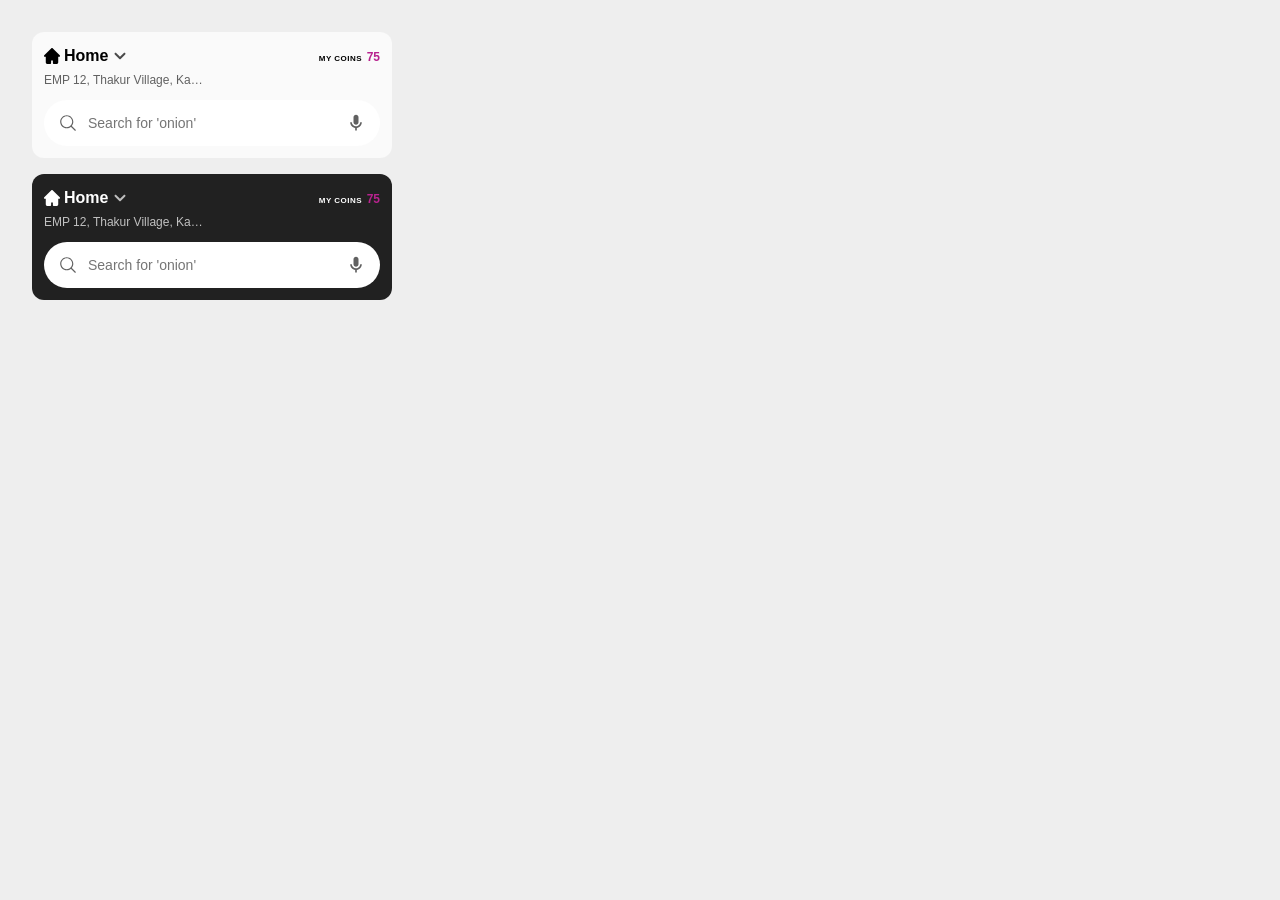
<file: components/navigation-header/navigation-header.html>
<!doctype html>
<html lang="en">
<head>
  <meta charset="utf-8" />
  <title>Navigation Header — Nuclear</title>
  <link rel="stylesheet" href="../../tokens.css" />
  <link rel="stylesheet" href="navigation-header.css" />
  <style>
    body { background: var(--bg-canvas); padding: 24px; display: flex; flex-direction: column; gap: 16px; font-family: var(--font-sans); }
    .frame { width: 360px; }
  </style>
</head>
<body>
  <div class="frame">
    <header class="nav-header" data-variant="light">
      <div class="nav-header__row">
        <button class="nav-header__greeting" aria-expanded="false">
          <svg viewBox="0 0 16 16" fill="none" aria-hidden="true"><path fill-rule="evenodd" clip-rule="evenodd" d="M7.3707 0.260258C7.53762 0.0936147 7.76398 0 8 0C8.23602 0 8.46239 0.0936147 8.6293 0.260258L13.9699 5.59365L15.7501 7.37145C15.9123 7.5391 16.002 7.76364 16 7.99671C15.9979 8.22977 15.9043 8.45272 15.7393 8.61753C15.5743 8.78234 15.351 8.87582 15.1176 8.87785C14.8842 8.87987 14.6594 8.79028 14.4915 8.62836L14.2307 8.36791V14.2222C14.2307 14.6937 14.0432 15.1459 13.7093 15.4793C13.3755 15.8127 12.9227 16 12.4505 16H9.78021C9.54414 16 9.31774 15.9063 9.15081 15.7396C8.98388 15.5729 8.89011 15.3469 8.89011 15.1111V12.4444H7.1099V15.1111C7.1099 15.3469 7.01612 15.5729 6.84919 15.7396C6.68226 15.9063 6.45586 16 6.21979 16H3.54948C3.07734 16 2.62454 15.8127 2.29068 15.4793C1.95683 15.1459 1.76927 14.6937 1.76927 14.2222V8.36791L1.50847 8.62836C1.34059 8.79028 1.11575 8.87987 0.88237 8.87785C0.648987 8.87582 0.425738 8.78234 0.260706 8.61753C0.095673 8.45272 0.00206168 8.22977 3.36483e-05 7.99671C-0.00199438 7.76364 0.0877231 7.5391 0.249863 7.37145L2.03007 5.59365L7.3707 0.260258Z" fill="currentColor"/></svg>
          Home
          <svg class="chevron" viewBox="0 0 24 24" fill="none" aria-hidden="true"><path fill-rule="evenodd" clip-rule="evenodd" d="M17.2071 9.04289C16.8166 8.65237 16.1834 8.65237 15.7929 9.04289L12 12.8358L8.20711 9.04289C7.81658 8.65237 7.18342 8.65237 6.79289 9.04289C6.40237 9.43342 6.40237 10.0666 6.79289 10.4571L11.2929 14.9571C11.6834 15.3476 12.3166 15.3476 12.7071 14.9571L17.2071 10.4571C17.5976 10.0666 17.5976 9.43342 17.2071 9.04289Z" fill="currentColor"/></svg>
        </button>
        <div class="nav-header__status" aria-label="Account status">
          <span class="overline-xsmall">My Coins</span>
          <span class="nav-header__coins">75</span>
        </div>
      </div>
      <p class="nav-header__address caption-large-regular">EMP 12, Thakur Village, Ka…</p>
      <form class="nav-header__search" role="search">
        <label for="nav-search-light" class="visually-hidden">Search</label>
        <button type="button" aria-label="Search">
          <svg viewBox="0 0 24 24" fill="none" aria-hidden="true"><path fill-rule="evenodd" clip-rule="evenodd" d="M10.4896 4.0004C14.0733 4.00061 16.9779 6.90598 16.9779 10.4897C16.9777 14.0732 14.0731 16.9777 10.4896 16.9779C6.90595 16.9779 4.00058 14.0733 4.00037 10.4897C4.00037 6.90585 6.90582 4.0004 10.4896 4.0004ZM16.528 15.566C17.6826 14.1941 18.3782 12.4231 18.3783 10.4897C18.3783 6.13278 14.8465 2.60022 10.4896 2.60001C6.13262 2.60001 2.59998 6.13265 2.59998 10.4897C2.60019 14.8465 6.13275 18.3783 10.4896 18.3783C12.4231 18.3782 14.194 17.6826 15.566 16.528C15.5945 16.575 15.6291 16.6194 15.6697 16.66L20.2107 21.2C20.4841 21.4733 20.9266 21.4733 21.2 21.2C21.4733 20.9267 21.4733 20.4841 21.2 20.2107L16.6599 15.6697C16.6193 15.6291 16.575 15.5946 16.528 15.566Z" fill="currentColor"/></svg>
        </button>
        <input id="nav-search-light" class="body-large-regular" type="search" placeholder="Search for 'onion'" />
        <button type="button" aria-label="Voice search">
          <svg viewBox="0 0 24 24" fill="none" aria-hidden="true"><path d="M12 2C12.7956 2 13.5587 2.31607 14.1213 2.87868C14.6839 3.44129 15 4.20435 15 5V11C15 11.7956 14.6839 12.5587 14.1213 13.1213C13.5587 13.6839 12.7956 14 12 14C11.2044 14 10.4413 13.6839 9.87868 13.1213C9.31607 12.5587 9 11.7956 9 11V5C9 4.20435 9.31607 3.44129 9.87868 2.87868C10.4413 2.31607 11.2044 2 12 2ZM19 11C19 14.53 16.39 17.44 13 17.93V21H11V17.93C7.61 17.44 5 14.53 5 11H7C7 12.3261 7.52678 13.5979 8.46447 14.5355C9.40215 15.4732 10.6739 16 12 16C13.3261 16 14.5979 15.4732 15.5355 14.5355C16.4732 13.5979 17 12.3261 17 11H19Z" fill="currentColor"/></svg>
        </button>
      </form>
    </header>
  </div>

  <div class="frame">
    <header class="nav-header" data-variant="dark">
      <div class="nav-header__row">
        <button class="nav-header__greeting" aria-expanded="false">
          <svg viewBox="0 0 16 16" fill="none" aria-hidden="true"><path fill-rule="evenodd" clip-rule="evenodd" d="M7.3707 0.260258C7.53762 0.0936147 7.76398 0 8 0C8.23602 0 8.46239 0.0936147 8.6293 0.260258L13.9699 5.59365L15.7501 7.37145C15.9123 7.5391 16.002 7.76364 16 7.99671C15.9979 8.22977 15.9043 8.45272 15.7393 8.61753C15.5743 8.78234 15.351 8.87582 15.1176 8.87785C14.8842 8.87987 14.6594 8.79028 14.4915 8.62836L14.2307 8.36791V14.2222C14.2307 14.6937 14.0432 15.1459 13.7093 15.4793C13.3755 15.8127 12.9227 16 12.4505 16H9.78021C9.54414 16 9.31774 15.9063 9.15081 15.7396C8.98388 15.5729 8.89011 15.3469 8.89011 15.1111V12.4444H7.1099V15.1111C7.1099 15.3469 7.01612 15.5729 6.84919 15.7396C6.68226 15.9063 6.45586 16 6.21979 16H3.54948C3.07734 16 2.62454 15.8127 2.29068 15.4793C1.95683 15.1459 1.76927 14.6937 1.76927 14.2222V8.36791L1.50847 8.62836C1.34059 8.79028 1.11575 8.87987 0.88237 8.87785C0.648987 8.87582 0.425738 8.78234 0.260706 8.61753C0.095673 8.45272 0.00206168 8.22977 3.36483e-05 7.99671C-0.00199438 7.76364 0.0877231 7.5391 0.249863 7.37145L2.03007 5.59365L7.3707 0.260258Z" fill="currentColor"/></svg>
          Home
          <svg class="chevron" viewBox="0 0 24 24" fill="none" aria-hidden="true"><path fill-rule="evenodd" clip-rule="evenodd" d="M17.2071 9.04289C16.8166 8.65237 16.1834 8.65237 15.7929 9.04289L12 12.8358L8.20711 9.04289C7.81658 8.65237 7.18342 8.65237 6.79289 9.04289C6.40237 9.43342 6.40237 10.0666 6.79289 10.4571L11.2929 14.9571C11.6834 15.3476 12.3166 15.3476 12.7071 14.9571L17.2071 10.4571C17.5976 10.0666 17.5976 9.43342 17.2071 9.04289Z" fill="currentColor"/></svg>
        </button>
        <div class="nav-header__status" aria-label="Account status">
          <span class="overline-xsmall">My Coins</span>
          <span class="nav-header__coins">75</span>
        </div>
      </div>
      <p class="nav-header__address caption-large-regular">EMP 12, Thakur Village, Ka…</p>
      <form class="nav-header__search" role="search">
        <label for="nav-search-dark" class="visually-hidden">Search</label>
        <button type="button" aria-label="Search">
          <svg viewBox="0 0 24 24" fill="none" aria-hidden="true"><path fill-rule="evenodd" clip-rule="evenodd" d="M10.4896 4.0004C14.0733 4.00061 16.9779 6.90598 16.9779 10.4897C16.9777 14.0732 14.0731 16.9777 10.4896 16.9779C6.90595 16.9779 4.00058 14.0733 4.00037 10.4897C4.00037 6.90585 6.90582 4.0004 10.4896 4.0004ZM16.528 15.566C17.6826 14.1941 18.3782 12.4231 18.3783 10.4897C18.3783 6.13278 14.8465 2.60022 10.4896 2.60001C6.13262 2.60001 2.59998 6.13265 2.59998 10.4897C2.60019 14.8465 6.13275 18.3783 10.4896 18.3783C12.4231 18.3782 14.194 17.6826 15.566 16.528C15.5945 16.575 15.6291 16.6194 15.6697 16.66L20.2107 21.2C20.4841 21.4733 20.9266 21.4733 21.2 21.2C21.4733 20.9267 21.4733 20.4841 21.2 20.2107L16.6599 15.6697C16.6193 15.6291 16.575 15.5946 16.528 15.566Z" fill="currentColor"/></svg>
        </button>
        <input id="nav-search-dark" class="body-large-regular" type="search" placeholder="Search for 'onion'" />
        <button type="button" aria-label="Voice search">
          <svg viewBox="0 0 24 24" fill="none" aria-hidden="true"><path d="M12 2C12.7956 2 13.5587 2.31607 14.1213 2.87868C14.6839 3.44129 15 4.20435 15 5V11C15 11.7956 14.6839 12.5587 14.1213 13.1213C13.5587 13.6839 12.7956 14 12 14C11.2044 14 10.4413 13.6839 9.87868 13.1213C9.31607 12.5587 9 11.7956 9 11V5C9 4.20435 9.31607 3.44129 9.87868 2.87868C10.4413 2.31607 11.2044 2 12 2ZM19 11C19 14.53 16.39 17.44 13 17.93V21H11V17.93C7.61 17.44 5 14.53 5 11H7C7 12.3261 7.52678 13.5979 8.46447 14.5355C9.40215 15.4732 10.6739 16 12 16C13.3261 16 14.5979 15.4732 15.5355 14.5355C16.4732 13.5979 17 12.3261 17 11H19Z" fill="currentColor"/></svg>
        </button>
      </form>
    </header>
  </div>
</body>
</html>
</file>
<file: tokens.css>
/* Nuclear — generated from Nuclear v2.0 (Figma). Do not hand-edit; re-export from Figma. */

:root {
  /* Color — content */
  --content-primary: #000000;
  --content-secondary: #616161;
  --content-secondary-strong: #424242;
  --content-tertiary: #757575;
  --content-muted: #9e9e9e;
  --content-faint: #e0e0e0;
  --content-faintest: #eeeeee;
  --content-on-color: #ffffff;

  /* Color — brand */
  --brand-primary: #b8238e;
  --brand-accent: #d81da4;
  --brand-accent-strong: #9d0b75;
  --brand-accent-subtle: #fabde9;
  --brand-accent-subtlest: #fff2fb;

  /* Color — background */
  --bg-surface: #ffffff;
  --bg-surface-subtle: #fafafa;
  --bg-surface-muted: #f5f5f5;
  --bg-canvas: #eeeeee;
  --bg-inverse: #212121;

  /* Color — border */
  --border-subtlest: #f5f5f5;
  --border-subtle: #eeeeee;
  --border-default: #e0e0e0;
  --border-emphasis: #757575;
  --border-strong: #616161;
  --border-strongest: #212121;
  --border-contrast: #000000;

  /* Color — navigation (top bar) */
  --nav-top-bg: #ffffff;
  --nav-top-title: var(--content-primary);
  --nav-top-title-inverse: var(--content-on-color);
  --nav-top-icon: #000000;
  --nav-top-search-bg: #eeeeee;
  --nav-top-search-border: #eeeeee;

  /* Color — navigation (bottom tab bar) */
  --nav-bottom-bg: #ffffff;
  --nav-tab-icon-selected: var(--brand-primary);
  --nav-tab-icon-knockout: #ffffff;
  --nav-tab-label-selected: var(--brand-primary);

  /* Color — shadow */
  --shadow-low: #00000066;

  /* Type */
  --font-sans: "Lato", "Helvetica Neue", Helvetica, Arial, sans-serif;
  --letter-spacing-none: 0;
  --letter-spacing-caps: 0.5px;

  /* Spacing */
  --space-3xs: 2px;
  --space-2xs: 4px;
  --space-xs: 8px;
  --space-sm: 12px;
  --space-md: 16px;
  --space-xl: 24px;

  /* Radius */
  --radius-xs: 8px;
  --radius-sm: 12px;
  --radius-md: 16px;

  /* Size */
  --icon-md: 24px;

  /* Effects */
  --effect-offset-sm: 4px;
  --effect-blur-xs: 8px;
  --effect-blur-sm: 16px;
  --shadow-low-value: 0 var(--effect-offset-sm) var(--effect-blur-sm) 0 var(--shadow-low);
}

/* Type styles */
.heading-h2-black {
  font-family: var(--font-sans);
  font-size: 18px;
  line-height: 24px;
  font-weight: 900;
}
.heading-h2-bold {
  font-family: var(--font-sans);
  font-size: 18px;
  line-height: 24px;
  font-weight: 700;
}
.title-large-black {
  font-family: var(--font-sans);
  font-size: 16px;
  line-height: 20px;
  font-weight: 900;
}
.title-medium-black {
  font-family: var(--font-sans);
  font-size: 14px;
  line-height: 20px;
  font-weight: 900;
}
.body-large-regular {
  font-family: var(--font-sans);
  font-size: 16px;
  line-height: 24px;
  font-weight: 400;
}
.label-large-black {
  font-family: var(--font-sans);
  font-size: 12px;
  line-height: 16px;
  font-weight: 900;
}
.label-small-black {
  font-family: var(--font-sans);
  font-size: 10px;
  line-height: 12px;
  font-weight: 900;
}
.caption-large-regular {
  font-family: var(--font-sans);
  font-size: 12px;
  line-height: 16px;
  font-weight: 400;
}
.overline-small {
  font-family: var(--font-sans);
  font-size: 10px;
  line-height: 12px;
  font-weight: 900;
  letter-spacing: var(--letter-spacing-caps);
  text-transform: uppercase;
}
.overline-xsmall {
  font-family: var(--font-sans);
  font-size: 8px;
  line-height: 10px;
  font-weight: 900;
  letter-spacing: var(--letter-spacing-caps);
  text-transform: uppercase;
}
</file>
<file: assets/site.css>
/* Nuclear docs site — shared chrome + page styles.
   Material-Design-documentation-style layout: fixed sidebar nav,
   one topic per page, prev/next footer nav. Plain CSS, no build step. */

* { box-sizing: border-box; }
html { margin: 0; }
body {
  margin: 0;
  min-height: 100vh;
  font-family: var(--font-sans);
  background: var(--bg-canvas);
  color: var(--content-primary);
  display: flex;
  align-items: flex-start;
}
code, pre { font-family: "SFMono-Regular", Consolas, Menlo, monospace; }

/* ---------- Sidebar ---------- */
.sidebar {
  width: 272px;
  flex: none;
  height: 100vh;
  position: sticky;
  top: 0;
  overflow-y: auto;
  background: var(--bg-surface);
  border-right: 1px solid var(--border-default);
  padding: var(--space-sm) 0 var(--space-xl);
  display: flex;
  flex-direction: column;
}
.sidebar .brand {
  display: flex;
  align-items: center;
  gap: var(--space-xs);
  padding: var(--space-sm) var(--space-sm) var(--space-xs);
  text-decoration: none;
  color: inherit;
}
.sidebar .brand img { height: 24px; width: auto; }
.sidebar .brand .name { font-weight: 900; font-size: 16px; }
.sidebar .brand .version { font-size: 11px; color: var(--content-secondary); margin-left: auto; }

.search-box { margin: var(--space-xs) var(--space-sm) var(--space-sm); position: relative; }
.search-box input {
  width: 100%;
  font-family: inherit;
  font-size: 13px;
  padding: 8px 10px 8px 30px;
  border-radius: 8px;
  border: 1px solid var(--border-default);
  background: var(--bg-surface-subtle);
  color: var(--content-primary);
}
.search-box input:focus { outline: 2px solid var(--brand-primary); outline-offset: -1px; }
.search-box svg { position: absolute; left: 9px; top: 50%; transform: translateY(-50%); width: 14px; height: 14px; color: var(--content-secondary); pointer-events: none; }
.search-box .count { font-size: 11px; color: var(--content-secondary); padding: 0 var(--space-sm); margin-top: 4px; min-height: 14px; }

nav.toc { padding: 0 8px; flex: 1; }
nav.toc .group-label { font-size: 11px; font-weight: 700; text-transform: uppercase; letter-spacing: .4px; color: var(--content-secondary); padding: var(--space-sm) 8px 4px; }
nav.toc a {
  display: flex;
  align-items: center;
  gap: 8px;
  padding: 7px 8px;
  border-radius: 8px;
  color: var(--content-primary);
  text-decoration: none;
  font-size: 13px;
  font-weight: 500;
}
nav.toc a:hover { background: var(--bg-surface-subtle); }
nav.toc a.active { background: var(--brand-accent-subtlest); color: var(--brand-primary); font-weight: 700; }
nav.toc a[hidden] { display: none; }
nav.toc .group[hidden] { display: none; }

.sidebar footer {
  padding: var(--space-sm);
  font-size: 11px;
  color: var(--content-secondary);
}
.sidebar footer a { color: inherit; }

/* ---------- Main content ---------- */
main { flex: 1; min-width: 0; max-width: 920px; margin: 0 auto; padding: var(--space-xl) var(--space-xl) calc(var(--space-xl) * 2); }

.cover {
  background: var(--bg-inverse);
  color: var(--content-on-color);
  border-radius: 20px;
  padding: var(--space-xl);
  margin-bottom: calc(var(--space-xl) * 1.5);
  position: relative;
  overflow: hidden;
}
.cover::before {
  content: "";
  position: absolute;
  inset: -20% -10% auto auto;
  width: 320px;
  height: 220px;
  background: var(--brand-primary);
  border-radius: 24px;
  opacity: .9;
}
.cover::after {
  content: "";
  position: absolute;
  right: 40px;
  bottom: -40px;
  width: 140px;
  height: 140px;
  border-radius: 999px;
  background: #d81da4;
  opacity: .5;
}
.cover .inner { position: relative; }
.cover img.mark { height: 56px; width: auto; margin-bottom: var(--space-sm); }
.cover h1 { font-size: 36px; line-height: 1.12; font-weight: 900; margin: 0 0 var(--space-xs); max-width: 20ch; }
.cover p { font-size: 15px; line-height: 1.5; color: rgb(255 255 255 / 72%); max-width: 52ch; margin: 0; }

/* ---------- Page header: eyebrow + title + intro ---------- */
.page-eyebrow { font-size: 11px; font-weight: 700; text-transform: uppercase; letter-spacing: .5px; color: var(--brand-primary); margin: 0 0 6px; }
.page-header { margin-bottom: calc(var(--space-xl) * 1.1); }
.page-header h1 { font-size: 30px; font-weight: 900; margin: 0 0 var(--space-sm); }
.page-intro { font-size: 16px; line-height: 1.6; color: var(--content-secondary-strong); max-width: 68ch; margin: 0; }

section { scroll-margin-top: var(--space-sm); margin-top: calc(var(--space-xl) * 1.75); }
section:first-of-type { margin-top: 0; }
section h2 { font-size: 20px; font-weight: 900; margin: 0 0 6px; }
section > .section-desc { color: var(--content-secondary); line-height: 1.6; margin: 0 0 var(--space-sm); max-width: 64ch; font-size: 14px; }

.prose p { line-height: 1.65; color: var(--content-secondary); font-size: 14.5px; }
.prose h3 { font-size: 16px; font-weight: 800; margin: var(--space-sm) 0 4px; }
.prose ul { margin: 4px 0; padding-left: 20px; color: var(--content-secondary); font-size: 14.5px; line-height: 1.6; }
.prose code { background: var(--bg-surface-subtle); border-radius: 4px; padding: 1px 5px; font-size: 13px; }

.swatches { display: grid; grid-template-columns: repeat(auto-fill, minmax(150px, 1fr)); gap: var(--space-sm); }
.swatch { background: var(--bg-surface); border: 1px solid var(--border-default); border-radius: 12px; overflow: hidden; }
.swatch .fill { height: 64px; }
.swatch .meta { padding: var(--space-xs) var(--space-sm); }
.swatch .meta .name { font-size: 12px; font-weight: 700; }
.swatch .meta .value { font-size: 11px; color: var(--content-secondary); font-variant-numeric: tabular-nums; }

.type-rows { background: var(--bg-surface); border: 1px solid var(--border-default); border-radius: 12px; overflow: hidden; }
.type-row { display: grid; grid-template-columns: 1fr auto; align-items: baseline; gap: var(--space-sm); padding: var(--space-sm); border-bottom: 1px solid var(--border-default); }
.type-row:last-child { border-bottom: 0; }
.type-row .sample { color: var(--content-primary); overflow-wrap: anywhere; }
.type-row .meta { font-size: 11px; color: var(--content-secondary); font-variant-numeric: tabular-nums; white-space: nowrap; text-align: right; }

.icon-grid { display: grid; grid-template-columns: repeat(auto-fill, minmax(130px, 1fr)); gap: var(--space-sm); }
.icon-tile { background: var(--bg-surface); border: 1px solid var(--border-default); border-radius: 12px; padding: var(--space-sm); display: flex; flex-direction: column; align-items: center; gap: 6px; text-align: center; }
.icon-tile .glyph { width: 28px; height: 28px; color: var(--content-primary); display: flex; align-items: center; justify-content: center; }
.icon-tile .glyph img, .icon-tile .glyph svg { width: 100%; height: 100%; display: block; }
.icon-tile .name { font-size: 12px; font-weight: 700; }
.icon-tile .fig-name { font-size: 10.5px; color: var(--content-secondary); font-family: monospace; word-break: break-all; }

.icon-group-label { font-size: 11px; font-weight: 700; text-transform: uppercase; letter-spacing: .4px; color: var(--content-secondary); margin: var(--space-md) 0 var(--space-xs); }
.icon-group-label:first-child { margin-top: 0; }

.gallery-grid { display: grid; grid-template-columns: repeat(auto-fill, minmax(220px, 1fr)); gap: var(--space-sm); }
.gallery-item { background: var(--bg-surface); border: 1px solid var(--border-default); border-radius: 12px; overflow: hidden; }
.gallery-item .shot { background: var(--bg-canvas); display: flex; align-items: center; justify-content: center; min-height: 140px; max-height: 320px; overflow: hidden; }
.gallery-item .shot img { width: 100%; height: auto; display: block; }
.gallery-item .meta { padding: var(--space-xs) var(--space-sm); }
.gallery-item .meta .name { font-size: 12.5px; font-weight: 700; }
.gallery-item .meta .desc { font-size: 11px; color: var(--content-secondary); margin-top: 2px; }

.card { background: var(--bg-surface); border: 1px solid var(--border-default); border-radius: 16px; padding: var(--space-xl); }
.card + .card { margin-top: var(--space-sm); }
.card h3 { margin: 0 0 4px; font-size: 16px; font-weight: 800; }
.card .preview-frame { background: var(--bg-canvas); border-radius: 12px; padding: var(--space-xl) var(--space-sm); margin: var(--space-sm) 0; display: flex; flex-direction: column; gap: var(--space-sm); align-items: center; }

.mini-header { width: 320px; border-radius: 12px; padding: var(--space-sm); background: var(--bg-surface-subtle); }
.mini-header[data-variant="dark"] { background: var(--bg-inverse); color: var(--content-on-color); }
.mini-header .row { display: flex; align-items: center; justify-content: space-between; }
.mini-header .greeting { display: inline-flex; align-items: center; gap: 4px; font-weight: 900; font-size: 15px; }
.mini-header .greeting svg { width: 15px; height: 15px; }
.mini-header .greeting .chevron { width: 20px; height: 20px; opacity: .7; }
.mini-header .status { display: flex; align-items: center; gap: 8px; font-size: 11px; }
.mini-header .status .coins { font-weight: 900; color: var(--brand-primary); }
.mini-header .address { font-size: 11px; color: var(--content-secondary); margin-top: 4px; }
.mini-header[data-variant="dark"] .address { color: rgb(255 255 255 / 72%); }
.mini-header .search { display: flex; align-items: center; gap: 8px; background: var(--bg-surface); border-radius: 999px; padding: 8px 12px; margin-top: var(--space-sm); color: var(--content-secondary); }
.mini-header .search svg { width: 16px; height: 16px; flex: none; }
.mini-header .search span.ph { flex: 1; font-size: 13px; }
.variant-label { font-size: 10.5px; font-weight: 700; text-transform: uppercase; letter-spacing: .4px; color: var(--content-secondary); }

.spec-table { width: 100%; border-collapse: collapse; font-size: 13px; margin-top: var(--space-xs); }
.spec-table th, .spec-table td { text-align: left; padding: 6px 10px; border-bottom: 1px solid var(--border-default); }
.spec-table th { color: var(--content-secondary); font-weight: 700; font-size: 11px; text-transform: uppercase; letter-spacing: .3px; }

a.cta { color: var(--brand-primary); font-weight: 700; text-decoration: none; font-size: 13px; }
a.cta:hover { text-decoration: underline; }

pre.code-block { background: var(--bg-surface-subtle); border: 1px solid var(--border-default); border-radius: 12px; padding: var(--space-sm); overflow-x: auto; font-size: 12.5px; line-height: 1.55; }

/* ---------- Component state gallery (used within a component page) ---------- */
.state-gallery { display: grid; grid-template-columns: repeat(auto-fill, minmax(200px, 1fr)); gap: var(--space-sm); margin-top: var(--space-xs); }
.state-item { background: var(--bg-surface); border: 1px solid var(--border-default); border-radius: 12px; overflow: hidden; }
.state-item .shot { background: var(--bg-canvas); display: flex; align-items: center; justify-content: center; min-height: 120px; max-height: 280px; overflow: hidden; }
.state-item .shot img { width: 100%; height: auto; display: block; }
.state-item .meta { padding: 8px 10px; }
.state-item .meta .name { font-size: 12px; font-weight: 700; }
.state-item .meta .desc { font-size: 10.5px; color: var(--content-secondary); margin-top: 2px; }

/* ---------- Component index cards (if ever listed together) ---------- */
.component-cards { display: grid; grid-template-columns: repeat(auto-fill, minmax(260px, 1fr)); gap: var(--space-sm); }
.component-card { display: block; background: var(--bg-surface); border: 1px solid var(--border-default); border-radius: 16px; padding: var(--space-md); text-decoration: none; color: inherit; }
.component-card:hover { border-color: var(--brand-primary); }
.component-card h3 { margin: 0 0 4px; font-size: 15px; font-weight: 800; }
.component-card p { margin: 0; font-size: 12.5px; color: var(--content-secondary); line-height: 1.5; }

/* ---------- Prev / next page nav ---------- */
.pagenav {
  margin-top: calc(var(--space-xl) * 2);
  padding-top: var(--space-md);
  border-top: 1px solid var(--border-default);
  display: flex;
  justify-content: space-between;
  gap: var(--space-sm);
}
.pagenav-link {
  display: flex;
  flex-direction: column;
  gap: 2px;
  text-decoration: none;
  color: inherit;
  max-width: 45%;
  padding: var(--space-sm) var(--space-md);
  border-radius: 12px;
  border: 1px solid var(--border-default);
  background: var(--bg-surface);
}
.pagenav-link:hover { border-color: var(--brand-primary); }
.pagenav-link.next { text-align: right; align-items: flex-end; margin-left: auto; }
.pagenav-dir { font-size: 10.5px; font-weight: 700; text-transform: uppercase; letter-spacing: .4px; color: var(--content-secondary); }
.pagenav-title { font-size: 14px; font-weight: 800; color: var(--brand-primary); }

.menu-toggle { display: none; }

@media (max-width: 860px) {
  .sidebar { position: fixed; z-index: 20; left: 0; top: 0; transform: translateX(-100%); transition: transform .2s ease; box-shadow: 0 0 0 100vmax rgb(0 0 0 / 0%); }
  .sidebar.open { transform: translateX(0); box-shadow: 0 0 0 100vmax rgb(0 0 0 / 40%); }
  main { padding: var(--space-sm) var(--space-sm) calc(var(--space-xl) * 2); max-width: 100%; }
  .menu-toggle {
    display: inline-flex; align-items: center; gap: 8px;
    position: sticky; top: var(--space-xs); z-index: 10;
    background: var(--bg-surface); border: 1px solid var(--border-default);
    border-radius: 999px; padding: 8px 14px; font-size: 13px; font-weight: 700;
    margin-bottom: var(--space-sm); cursor: pointer;
  }
  .cover h1 { font-size: 26px; }
  .pagenav { flex-direction: column; }
  .pagenav-link.next { align-items: flex-start; text-align: left; margin-left: 0; }
  .pagenav-link { max-width: 100%; }
}
</file>
<file: components/navigation-header/navigation-header.css>
.nav-header {
  --bg: var(--bg-surface-subtle, #fafafa);
  --fg: var(--nav-top-title, #000);
  --fg-muted: var(--content-secondary, #616161);
  --search-bg: var(--bg-surface, #fff);
  background: var(--bg);
  color: var(--fg);
  padding: var(--space-sm, 12px);
  border-radius: 12px;
  font-family: var(--font-sans, "Helvetica Neue", Helvetica, Arial, sans-serif);
}

.nav-header[data-variant="dark"] {
  --bg: var(--bg-inverse, #212121);
  --fg: var(--nav-top-title-inverse, #fff);
  --fg-muted: rgb(255 255 255 / 72%);
}

.nav-header__row {
  display: flex;
  align-items: center;
  justify-content: space-between;
}

.nav-header__greeting {
  display: inline-flex;
  align-items: center;
  gap: var(--space-2xs, 4px);
  background: none;
  border: 0;
  padding: 0;
  font: inherit;
  font-size: 16px;
  font-weight: 900;
  color: inherit;
  cursor: pointer;
}

.nav-header__greeting svg {
  width: 16px;
  height: 16px;
  flex: none;
}

.nav-header__greeting svg.chevron {
  width: 24px;
  height: 24px;
  opacity: 0.7;
  margin-left: -4px;
}

.nav-header__address {
  font-size: 12px;
  color: var(--fg-muted);
  margin-top: var(--space-2xs, 4px);
}

.nav-header__coins {
  font-size: 12px;
  font-weight: 900;
  color: var(--brand-primary, #b8238e);
}

.nav-header__search {
  display: flex;
  align-items: center;
  gap: var(--space-xs, 8px);
  background: var(--search-bg);
  border-radius: 999px;
  padding: 10px 14px;
  margin-top: var(--space-sm, 12px);
}

.nav-header__search input {
  border: 0;
  outline: 0;
  background: none;
  flex: 1;
  font-size: 14px;
  font-family: inherit;
}

.nav-header__search button {
  background: none;
  border: 0;
  padding: 0;
  cursor: pointer;
  line-height: 1;
  color: var(--content-secondary, #616161);
  flex: none;
}

.nav-header__search svg {
  width: 20px;
  height: 20px;
  display: block;
}

.visually-hidden {
  position: absolute;
  width: 1px;
  height: 1px;
  padding: 0;
  margin: -1px;
  overflow: hidden;
  clip: rect(0, 0, 0, 0);
  white-space: nowrap;
  border: 0;
}
</file>
